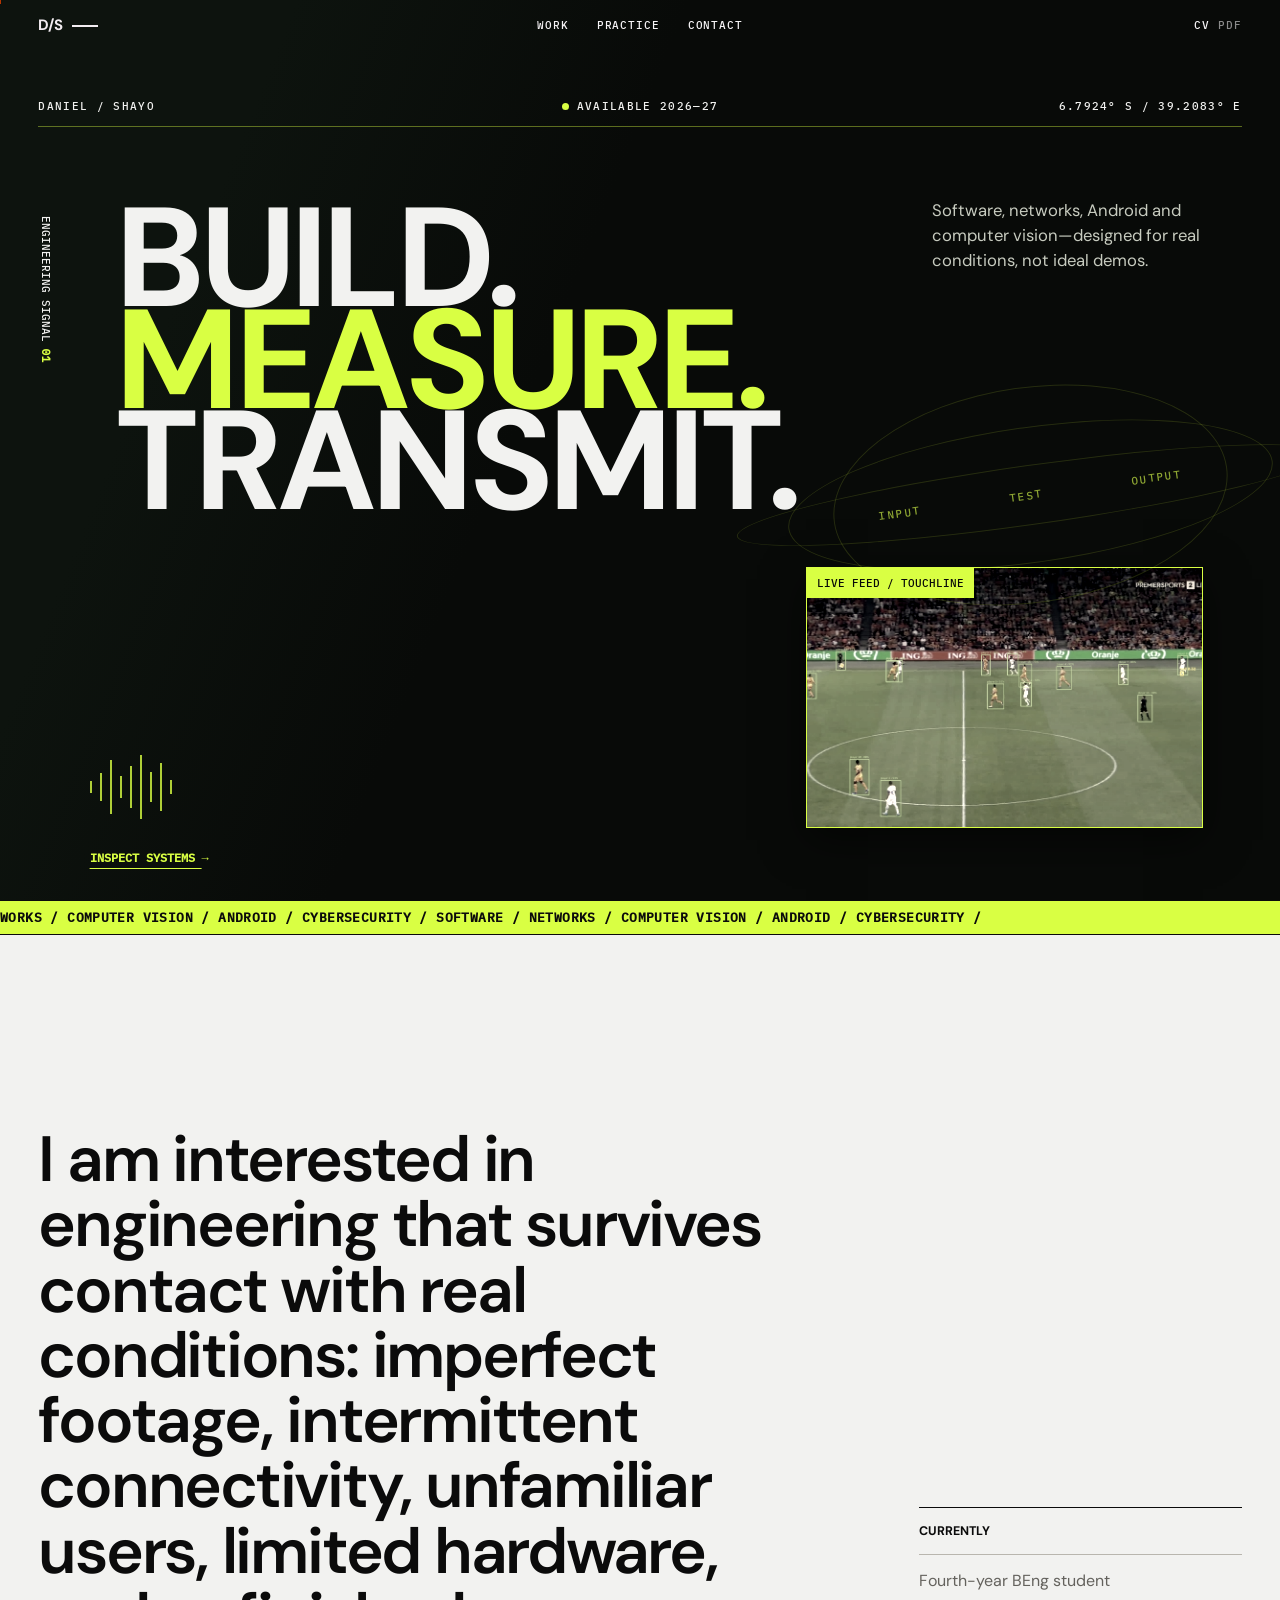
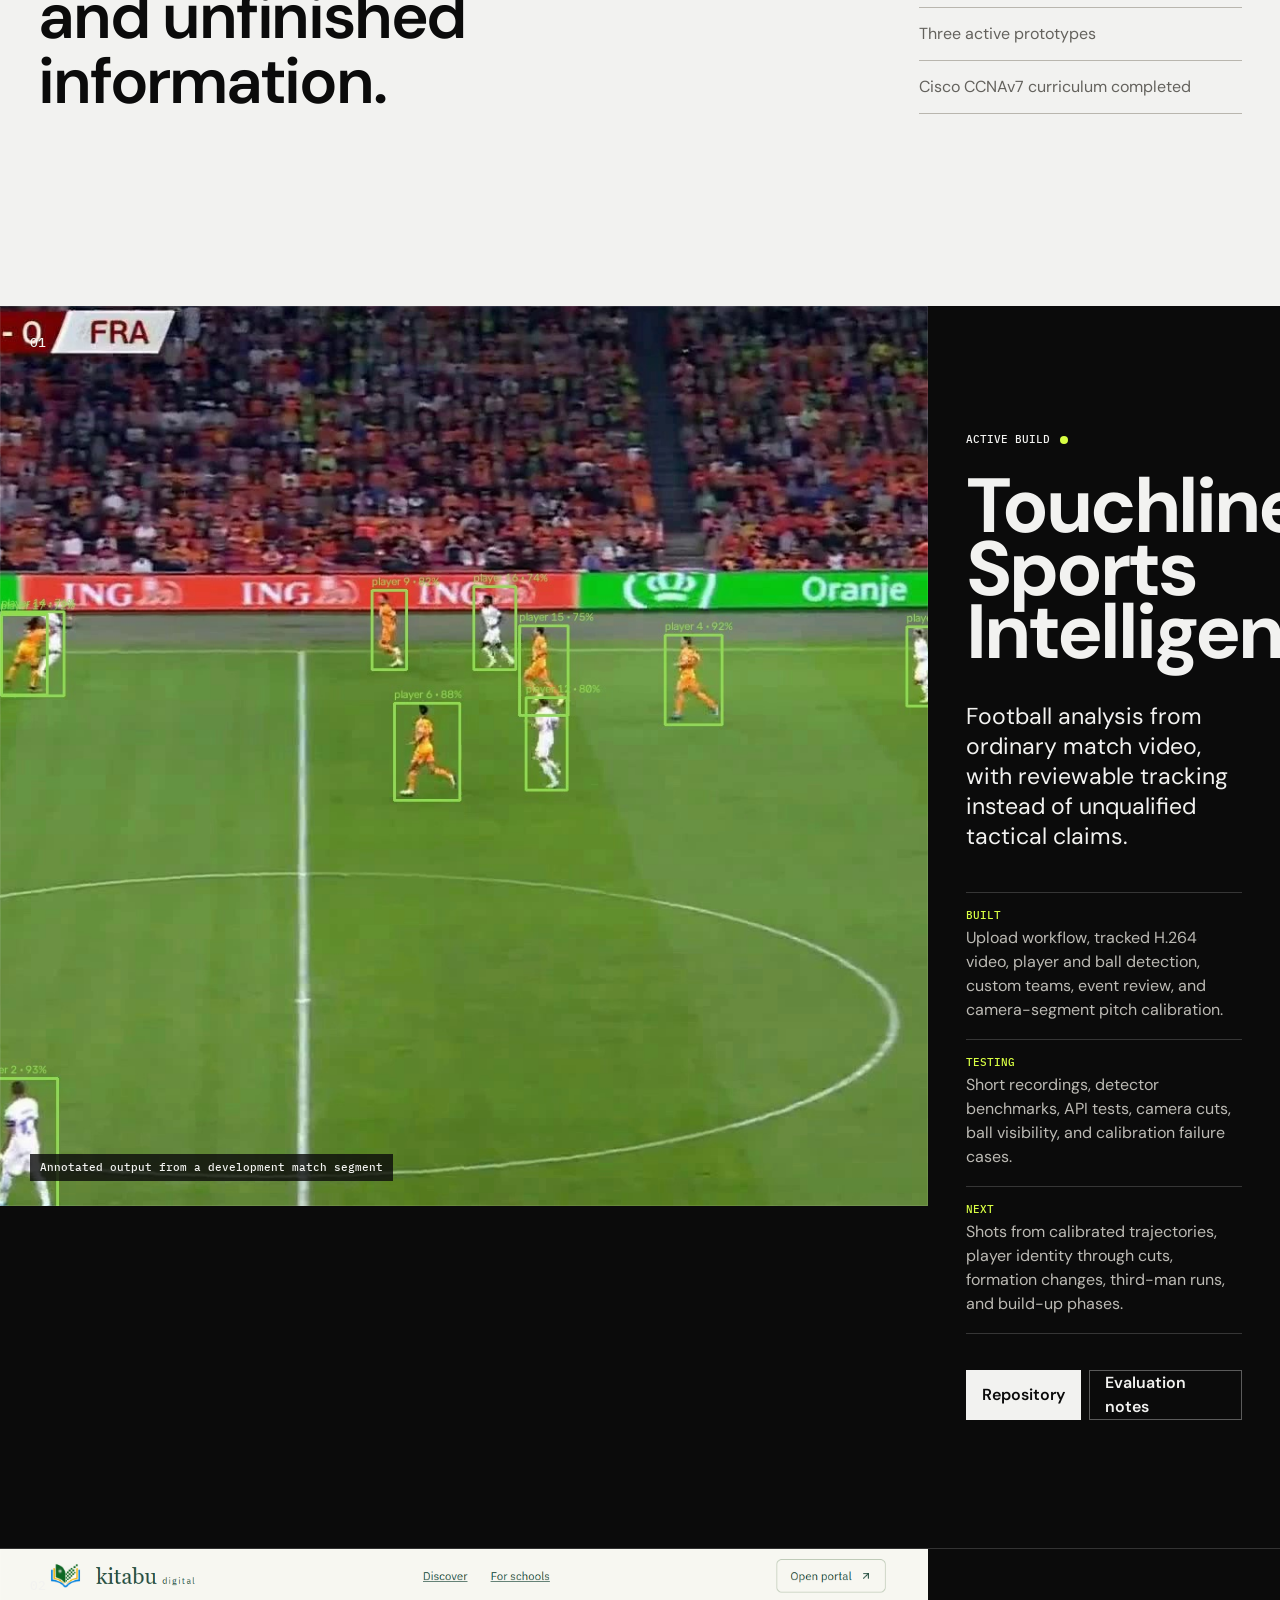
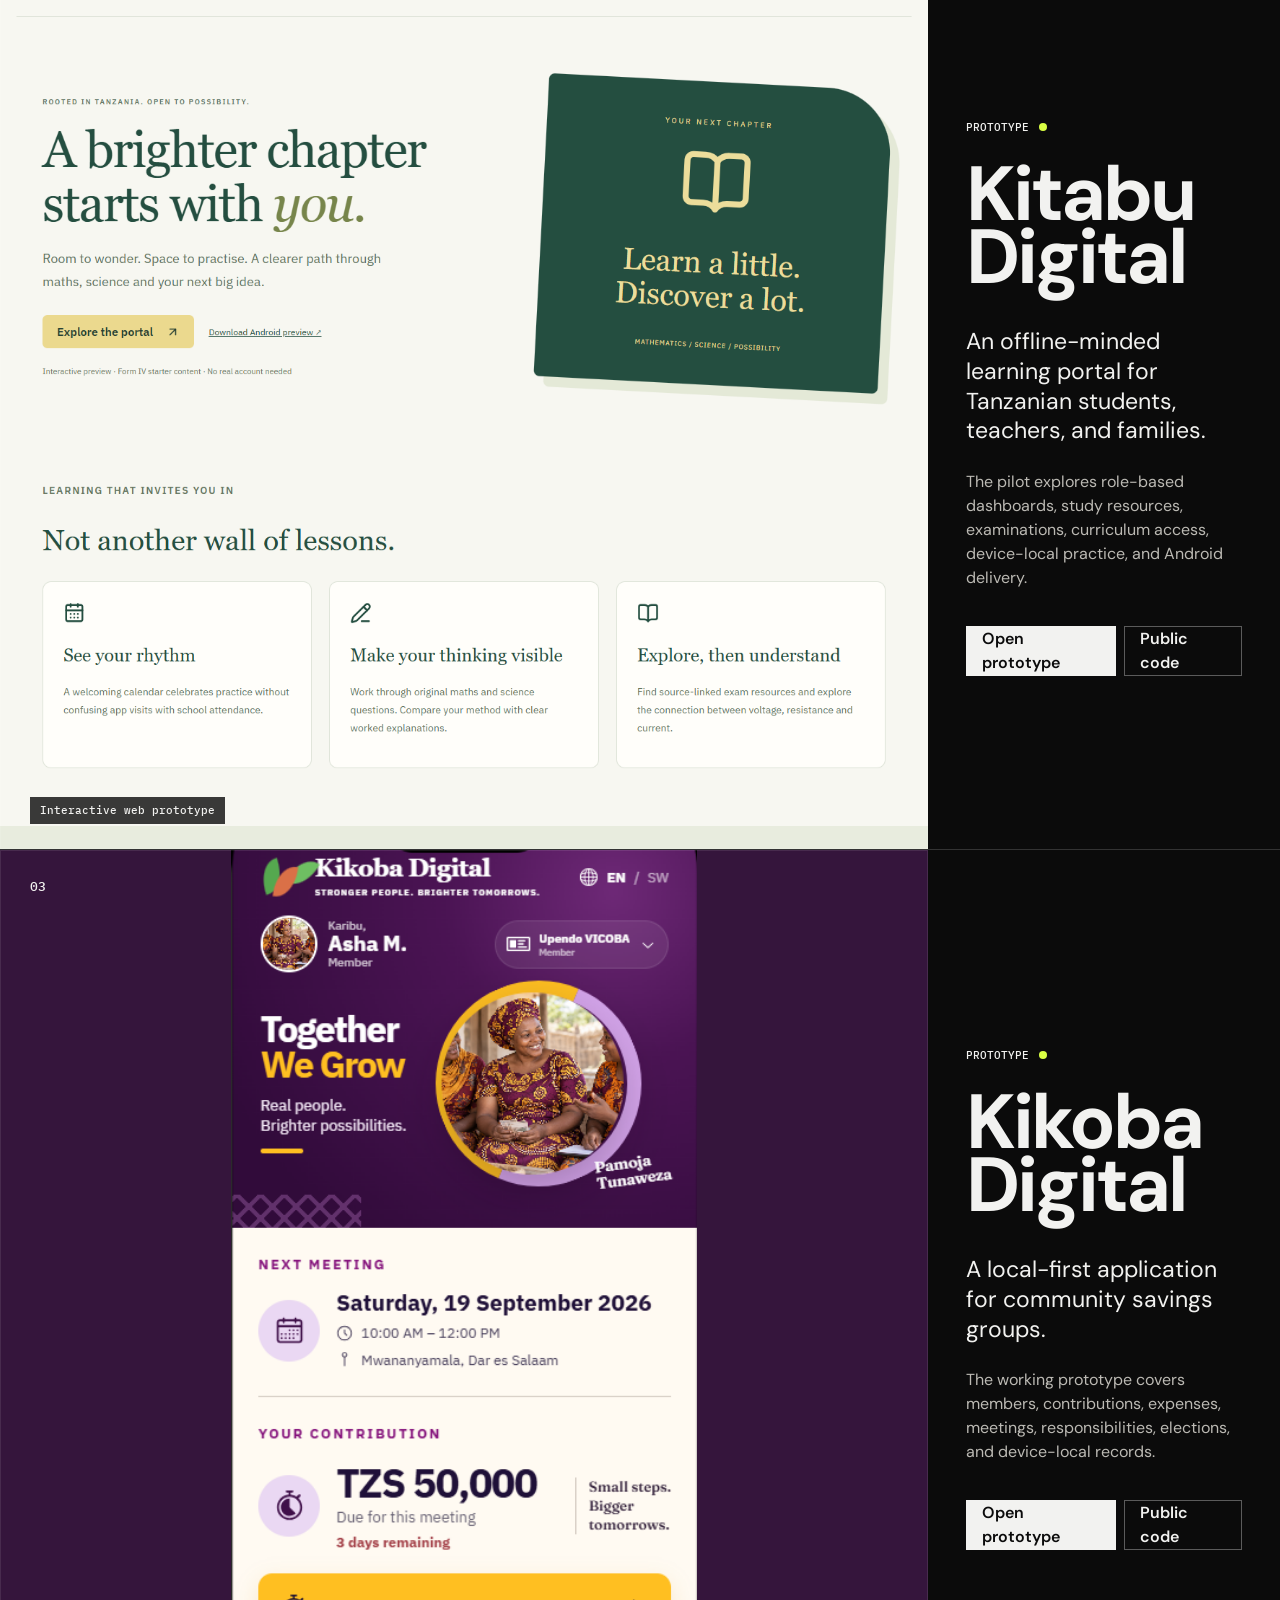
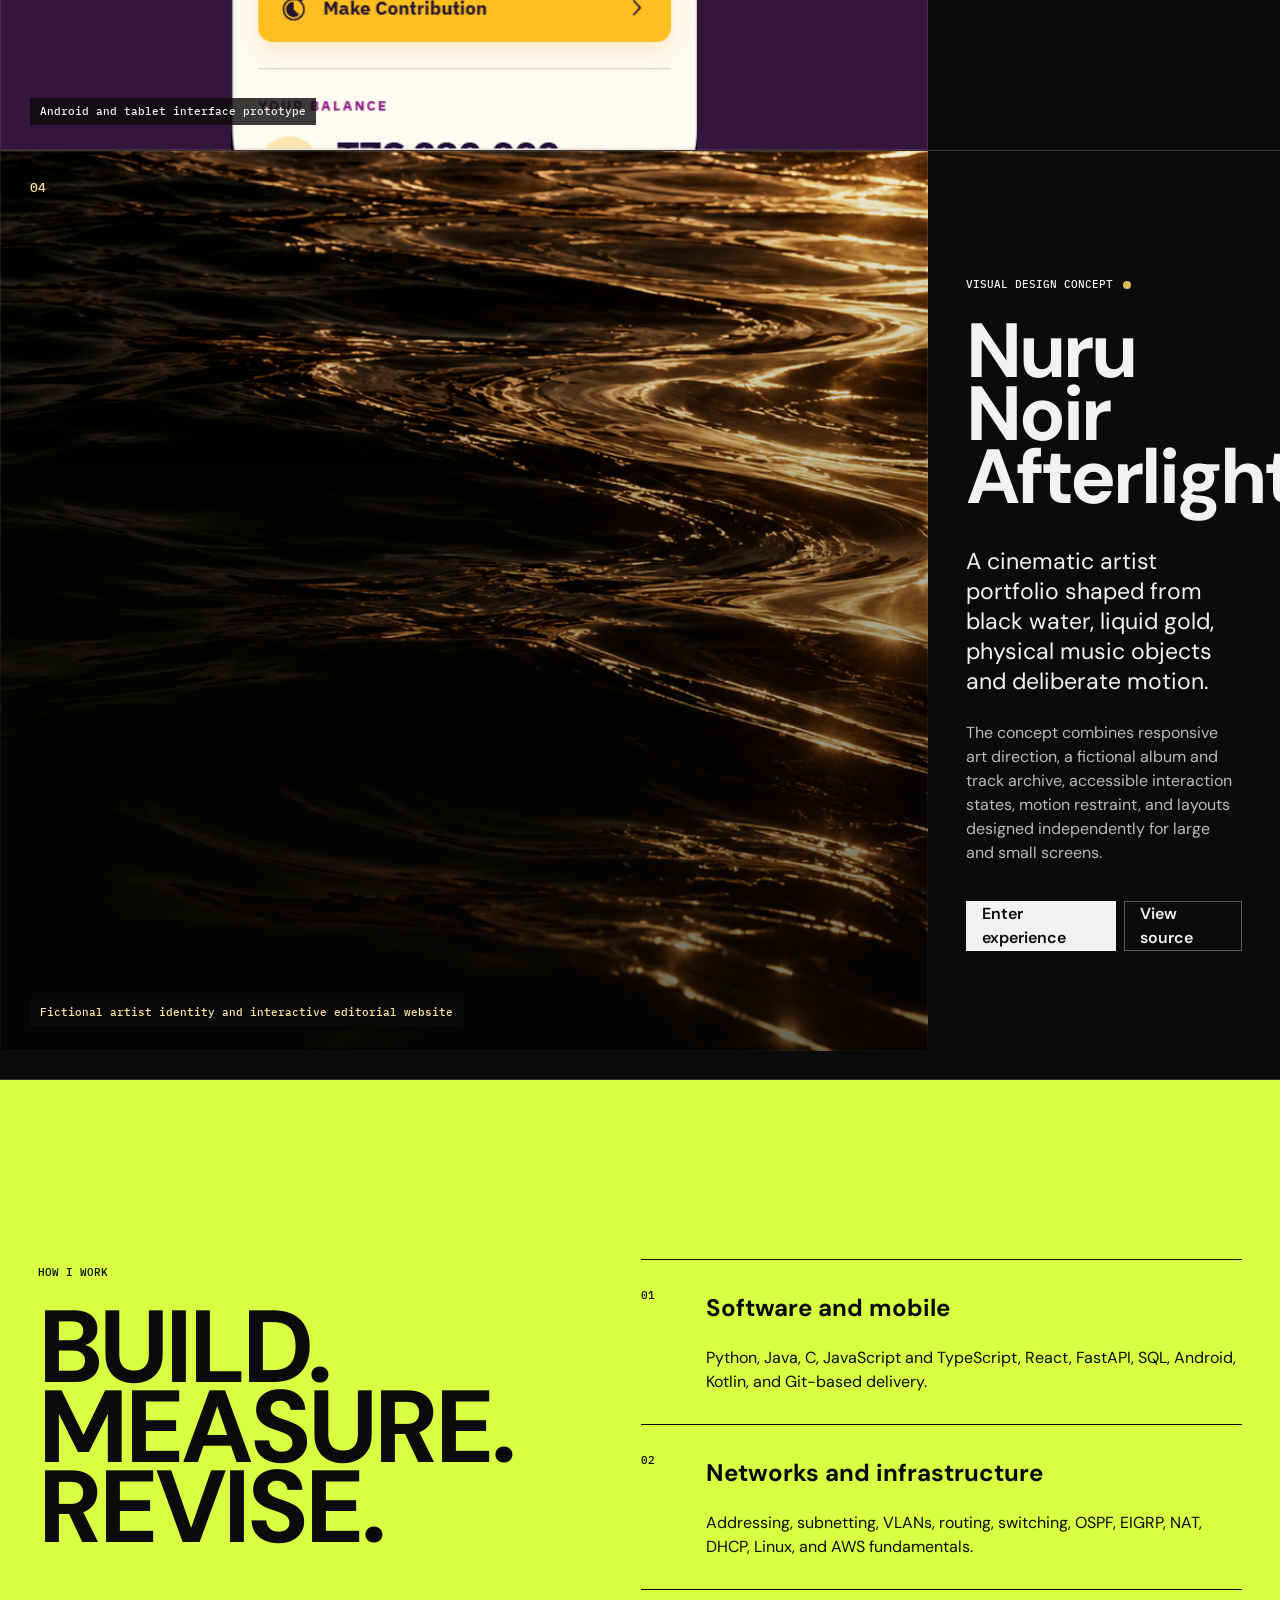
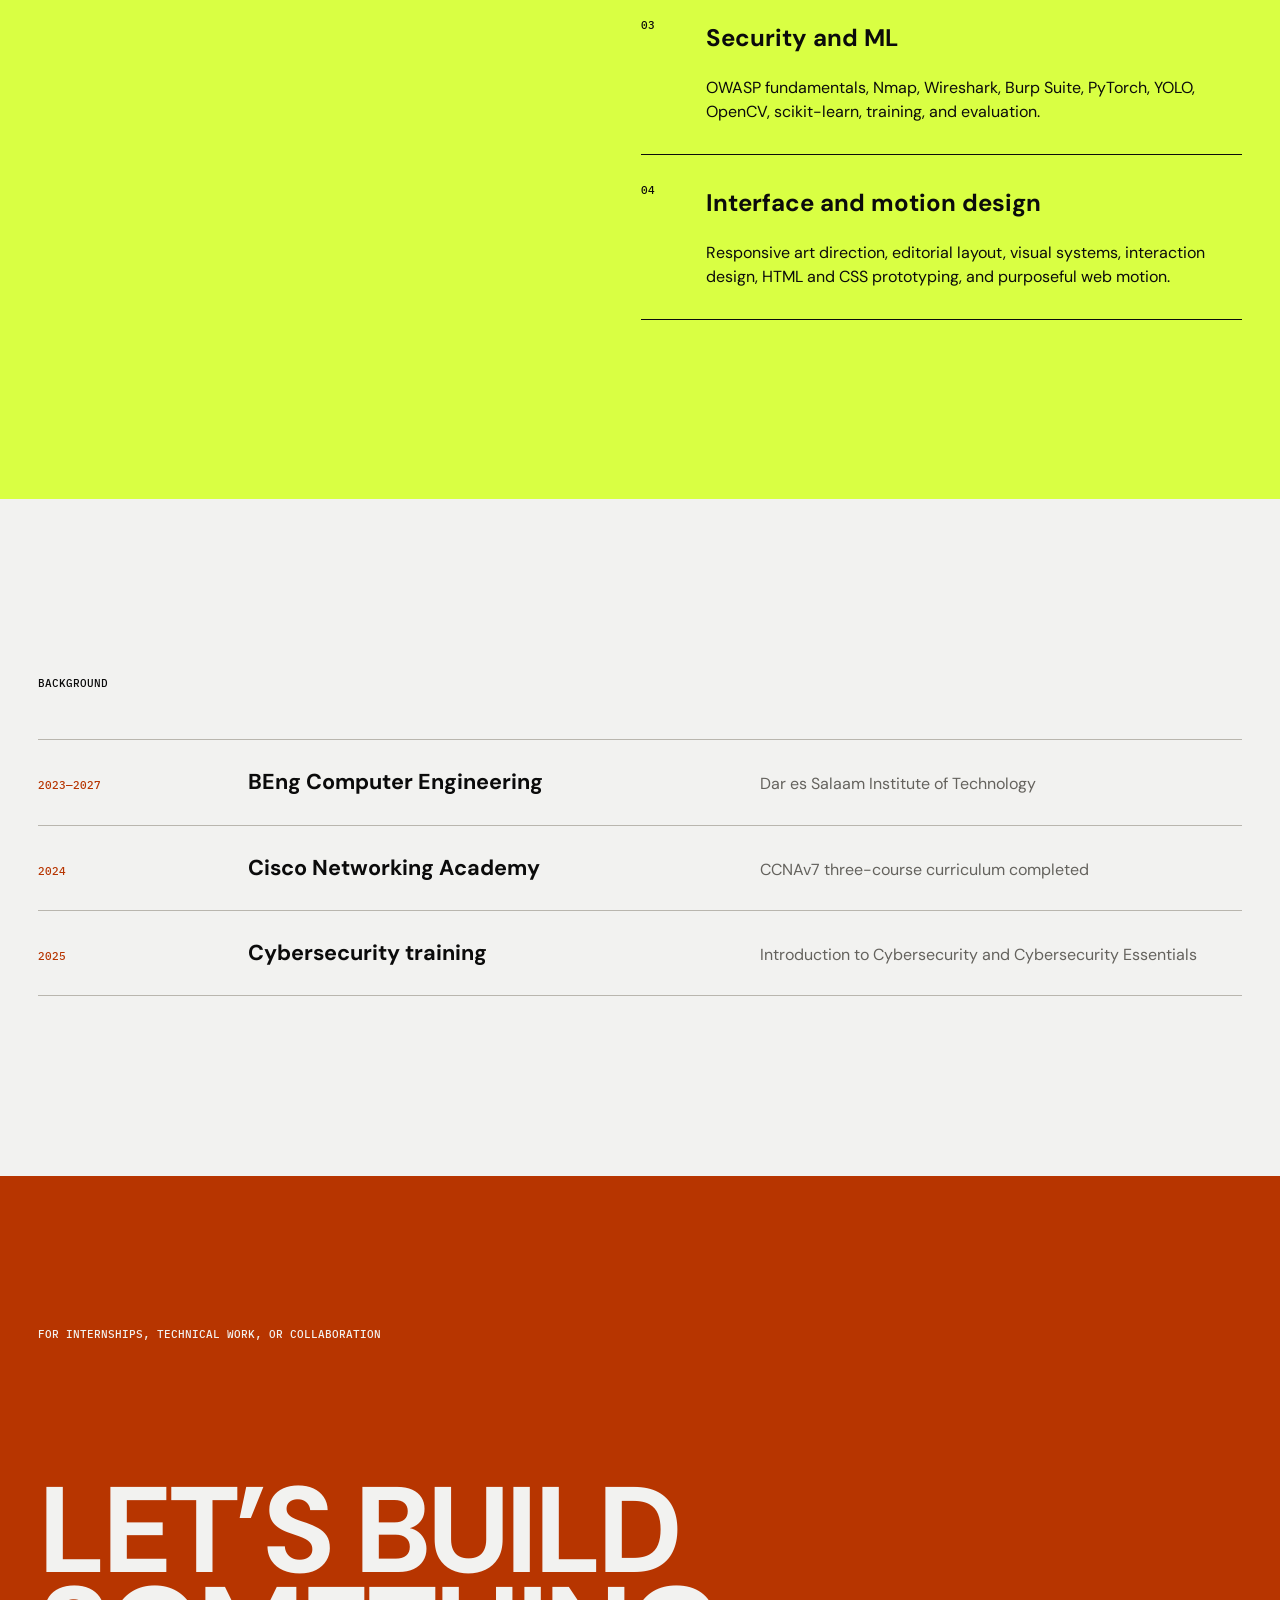
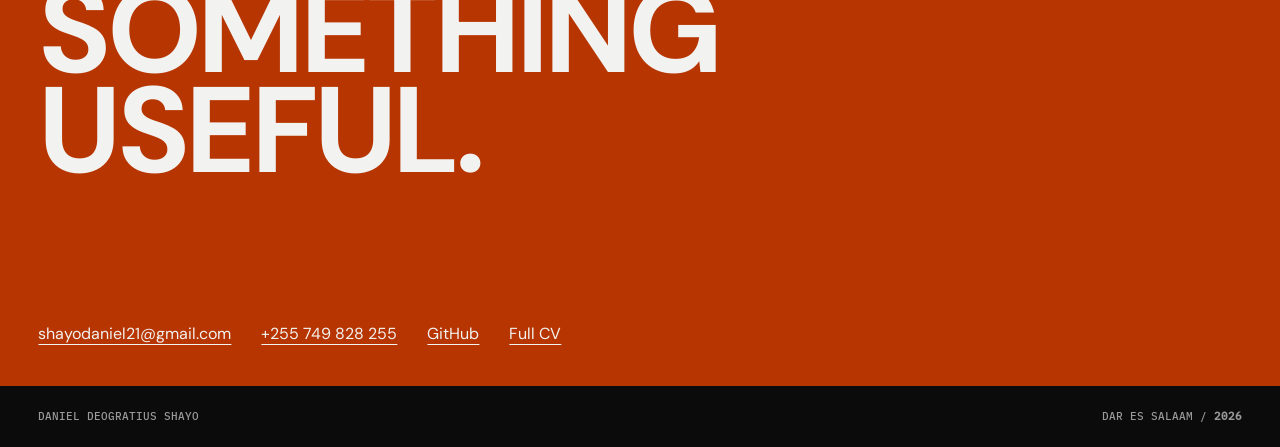
<file: index.html>
<!doctype html><html lang="en"><head><meta charset="utf-8"><meta name="viewport" content="width=device-width,initial-scale=1"><meta name="description" content="Engineering and interface design portfolio of Daniel Deogratius Shayo, built in Dar es Salaam."><meta name="theme-color" content="#080a08"><meta property="og:title" content="Daniel Shayo — Computer Engineer and Interface Designer"><meta property="og:image" content="https://dannieldeogratias.github.io/assets/touchline-tracking.jpg"><title>Daniel Shayo — Engineer and Interface Designer</title><link rel="icon" href="data:image/svg+xml,%3Csvg xmlns='http://www.w3.org/2000/svg' viewBox='0 0 32 32'%3E%3Crect width='32' height='32' fill='%230b0b0b'/%3E%3Ctext x='4' y='22' fill='%23f1efe8' font-family='Arial' font-weight='700' font-size='16'%3EDS%3C/text%3E%3C/svg%3E"><link rel="stylesheet" href="styles.css?v=20261011-afterlight"></head>
<body><a class="skip" href="#projects">Skip to projects</a><div class="progress" aria-hidden="true"></div>
<header><a class="mark" href="#top" aria-label="Daniel Shayo home">D/S</a><nav aria-label="Primary"><a href="#projects">Work</a><a href="#practice">Practice</a><a href="#contact">Contact</a></nav><a class="cv-link" href="assets/Daniel-Shayo-CV.pdf" download>CV <span>PDF</span></a></header>
<main id="top">
  <section class="concept-hero signal-hero">
    <div class="signal-top"><span>DANIEL / SHAYO</span><span class="live-dot">AVAILABLE 2026—27</span><span>6.7924° S / 39.2083° E</span></div>
    <div class="signal-index">ENGINEERING SIGNAL <b>01</b></div>
    <h1>BUILD.<br><span>MEASURE.</span><br>TRANSMIT.</h1><div class="type-scan" aria-hidden="true"></div>
    <p class="concept-intro">Software, networks, Android and computer vision—designed for real conditions, not ideal demos.</p>
    <a class="concept-visual" href="https://github.com/dannieldeogratias/touchline-sports-intelligence"><img src="assets/touchline-tracking.jpg" alt="Touchline football tracking experiment"><span>LIVE FEED / TOUCHLINE</span></a>
    <div class="signal-wave" aria-hidden="true"><i></i><i></i><i></i><i></i><i></i><i></i><i></i><i></i><i></i></div>
    <div class="signal-field" aria-hidden="true"><span>INPUT</span><span>TEST</span><span>OUTPUT</span></div>
    <a class="concept-cta" href="#projects">Inspect systems <b>→</b></a>
  </section>

  <div class="ticker" aria-hidden="true"><div>SOFTWARE / NETWORKS / COMPUTER VISION / ANDROID / CYBERSECURITY / SOFTWARE / NETWORKS / COMPUTER VISION / ANDROID / CYBERSECURITY /</div></div>

  <section class="statement"><p>I am interested in engineering that survives contact with real conditions: imperfect footage, intermittent connectivity, unfamiliar users, limited hardware, and unfinished information.</p><aside><b>Currently</b><span>Fourth-year BEng student</span><span>Three active prototypes</span><span>Cisco CCNAv7 curriculum completed</span></aside></section>

  <section class="projects" id="projects">
    <article class="project project-touchline" data-project="01"><div class="project-stage"><img src="assets/touchline-tracking.jpg" alt="Touchline annotated football footage with player detections"><div class="stage-number">01</div><div class="stage-caption">Annotated output from a development match segment</div></div><div class="project-copy"><p class="project-state">Active build <i></i></p><h2>Touchline<br>Sports Intelligence</h2><p class="lead">Football analysis from ordinary match video, with reviewable tracking instead of unqualified tactical claims.</p><dl><div><dt>Built</dt><dd>Upload workflow, tracked H.264 video, player and ball detection, custom teams, event review, and camera-segment pitch calibration.</dd></div><div><dt>Testing</dt><dd>Short recordings, detector benchmarks, API tests, camera cuts, ball visibility, and calibration failure cases.</dd></div><div><dt>Next</dt><dd>Shots from calibrated trajectories, player identity through cuts, formation changes, third-man runs, and build-up phases.</dd></div></dl><div class="project-links"><a href="https://github.com/dannieldeogratias/touchline-sports-intelligence">Repository</a><a href="https://github.com/dannieldeogratias/touchline-sports-intelligence/blob/main/docs/VISION_BASELINE.md">Evaluation notes</a></div></div></article>
    <article class="project project-kitabu" data-project="02"><div class="project-stage"><img src="assets/kitabu-preview.png" alt="Kitabu Digital learning portal"><div class="stage-number">02</div><div class="stage-caption">Interactive web prototype</div></div><div class="project-copy"><p class="project-state">Prototype <i></i></p><h2>Kitabu<br>Digital</h2><p class="lead">An offline-minded learning portal for Tanzanian students, teachers, and families.</p><p>The pilot explores role-based dashboards, study resources, examinations, curriculum access, device-local practice, and Android delivery.</p><div class="project-links"><a href="https://dannieldeogratias.github.io/kitabu-digital-demo/">Open prototype</a><a href="https://github.com/dannieldeogratias/kitabu-digital-demo">Public code</a></div></div></article>
    <article class="project project-kikoba" data-project="03"><div class="project-stage"><img src="assets/kikoba-preview.png" alt="Kikoba Digital community savings application"><div class="stage-number">03</div><div class="stage-caption">Android and tablet interface prototype</div></div><div class="project-copy"><p class="project-state">Prototype <i></i></p><h2>Kikoba<br>Digital</h2><p class="lead">A local-first application for community savings groups.</p><p>The working prototype covers members, contributions, expenses, meetings, responsibilities, elections, and device-local records.</p><div class="project-links"><a href="https://dannieldeogratias.github.io/kikoba-digital-demo/">Open prototype</a><a href="https://github.com/dannieldeogratias/kikoba-digital-demo">Public code</a></div></div></article>
    <article class="project project-afterlight" data-project="04"><div class="project-stage"><img src="artist-concept/assets/liquid-gold-water.png" alt="Liquid gold reflections on black water for the Nuru Noir artist concept"><div class="stage-number">04</div><div class="stage-caption">Fictional artist identity and interactive editorial website</div></div><div class="project-copy"><p class="project-state">Visual design concept <i></i></p><h2>Nuru Noir<br>Afterlight</h2><p class="lead">A cinematic artist portfolio shaped from black water, liquid gold, physical music objects and deliberate motion.</p><p>The concept combines responsive art direction, a fictional album and track archive, accessible interaction states, motion restraint, and layouts designed independently for large and small screens.</p><div class="project-links"><a href="artist-concept/">Enter experience</a><a href="https://github.com/dannieldeogratias/dannieldeogratias.github.io">View source</a></div></div></article>
  </section>

  <section class="practice" id="practice"><div class="practice-title"><span>How I work</span><h2>BUILD.<br>MEASURE.<br>REVISE.</h2></div><div class="practice-list"><article><span>01</span><h3>Software and mobile</h3><p>Python, Java, C, JavaScript and TypeScript, React, FastAPI, SQL, Android, Kotlin, and Git-based delivery.</p></article><article><span>02</span><h3>Networks and infrastructure</h3><p>Addressing, subnetting, VLANs, routing, switching, OSPF, EIGRP, NAT, DHCP, Linux, and AWS fundamentals.</p></article><article><span>03</span><h3>Security and ML</h3><p>OWASP fundamentals, Nmap, Wireshark, Burp Suite, PyTorch, YOLO, OpenCV, scikit-learn, training, and evaluation.</p></article><article><span>04</span><h3>Interface and motion design</h3><p>Responsive art direction, editorial layout, visual systems, interaction design, HTML and CSS prototyping, and purposeful web motion.</p></article></div></section>

  <section class="background"><p>Background</p><div class="background-row"><time>2023—2027</time><h3>BEng Computer Engineering</h3><span>Dar es Salaam Institute of Technology</span></div><div class="background-row"><time>2024</time><h3>Cisco Networking Academy</h3><span>CCNAv7 three-course curriculum completed</span></div><div class="background-row"><time>2025</time><h3>Cybersecurity training</h3><span>Introduction to Cybersecurity and Cybersecurity Essentials</span></div></section>

  <section class="contact" id="contact"><p>For internships, technical work, or collaboration</p><a href="mailto:shayodaniel21@gmail.com">LET’S BUILD<br>SOMETHING USEFUL.</a><div><a href="mailto:shayodaniel21@gmail.com">shayodaniel21@gmail.com</a><a href="tel:+255749828255">+255 749 828 255</a><a href="https://github.com/dannieldeogratias">GitHub</a><a href="assets/Daniel-Shayo-CV.pdf">Full CV</a></div></section>
</main><footer><span>Daniel Deogratius Shayo</span><span>Dar es Salaam / <b id="year">2026</b></span></footer>
<script src="assets/vendor/gsap.min.js"></script><script src="assets/vendor/ScrollTrigger.min.js"></script><script src="assets/vendor/lenis.min.js"></script><script src="script.js?v=20261011-afterlight"></script></body></html>
</file>
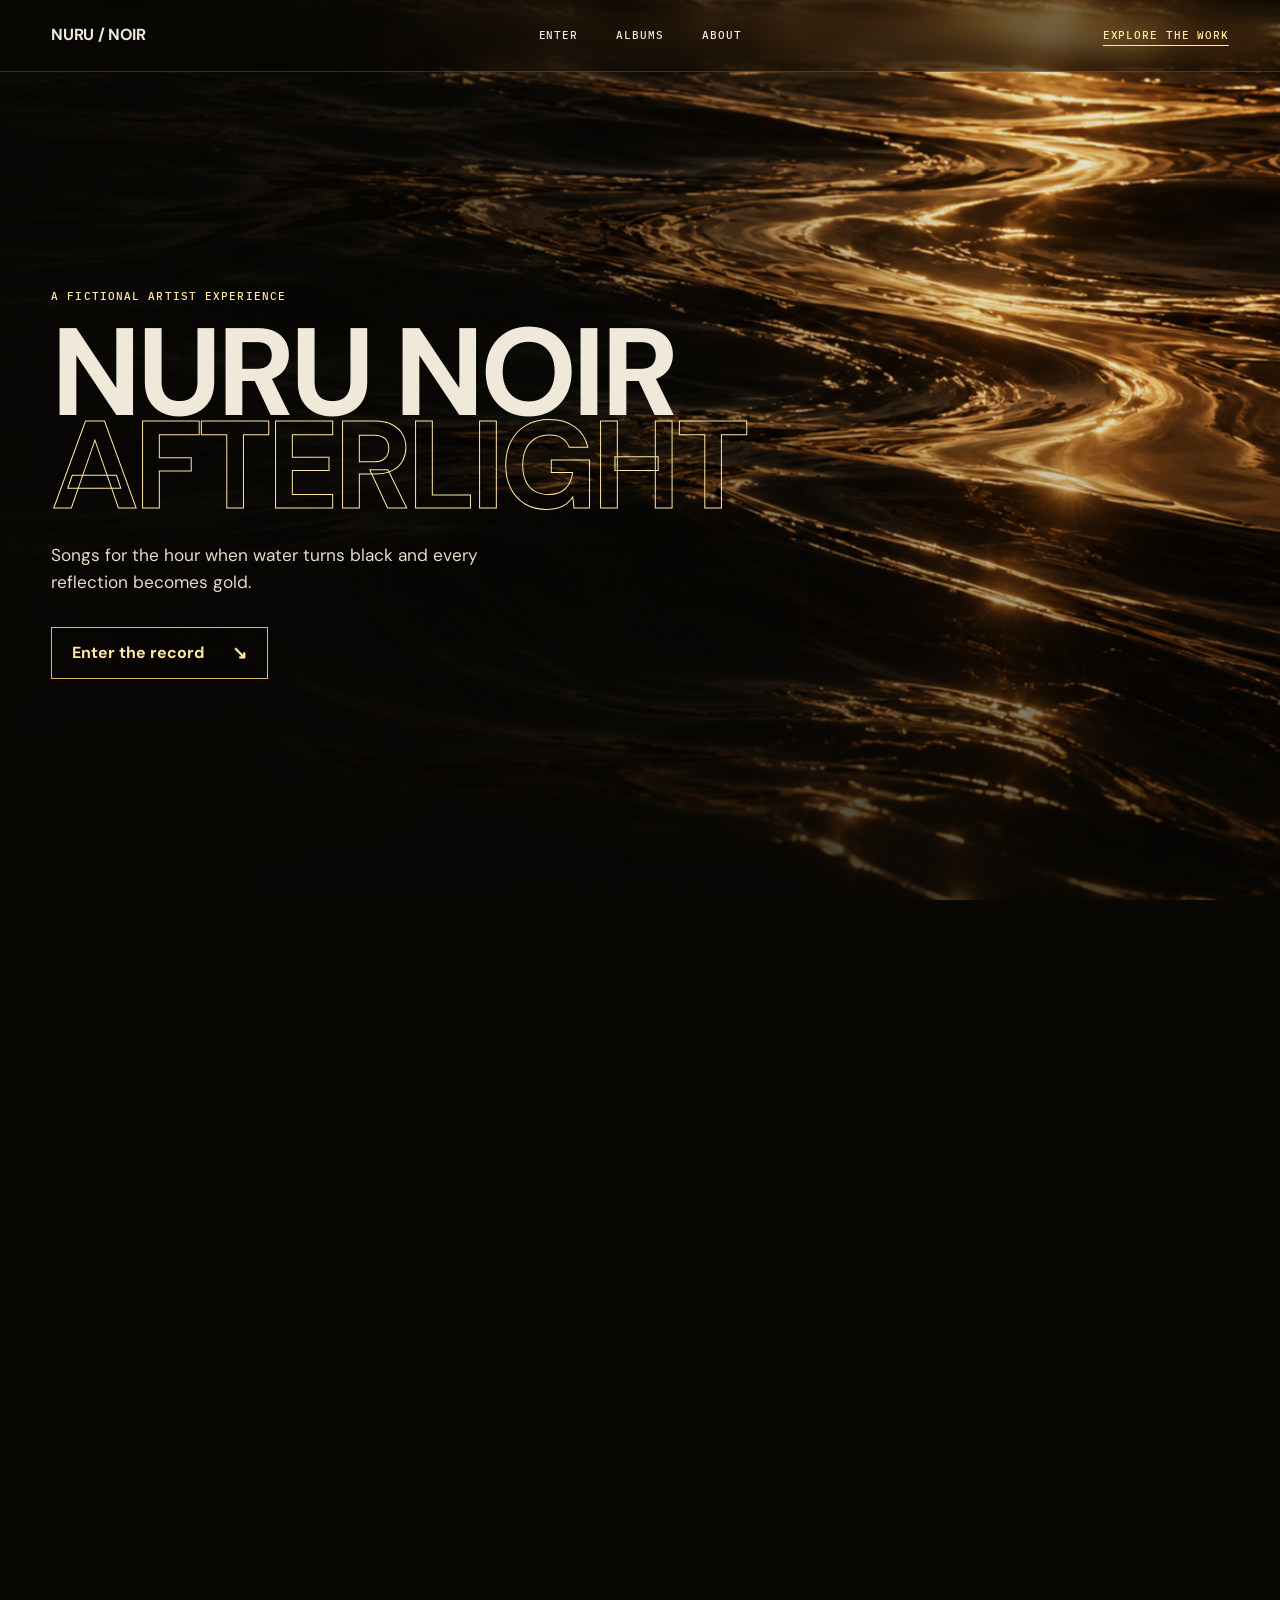
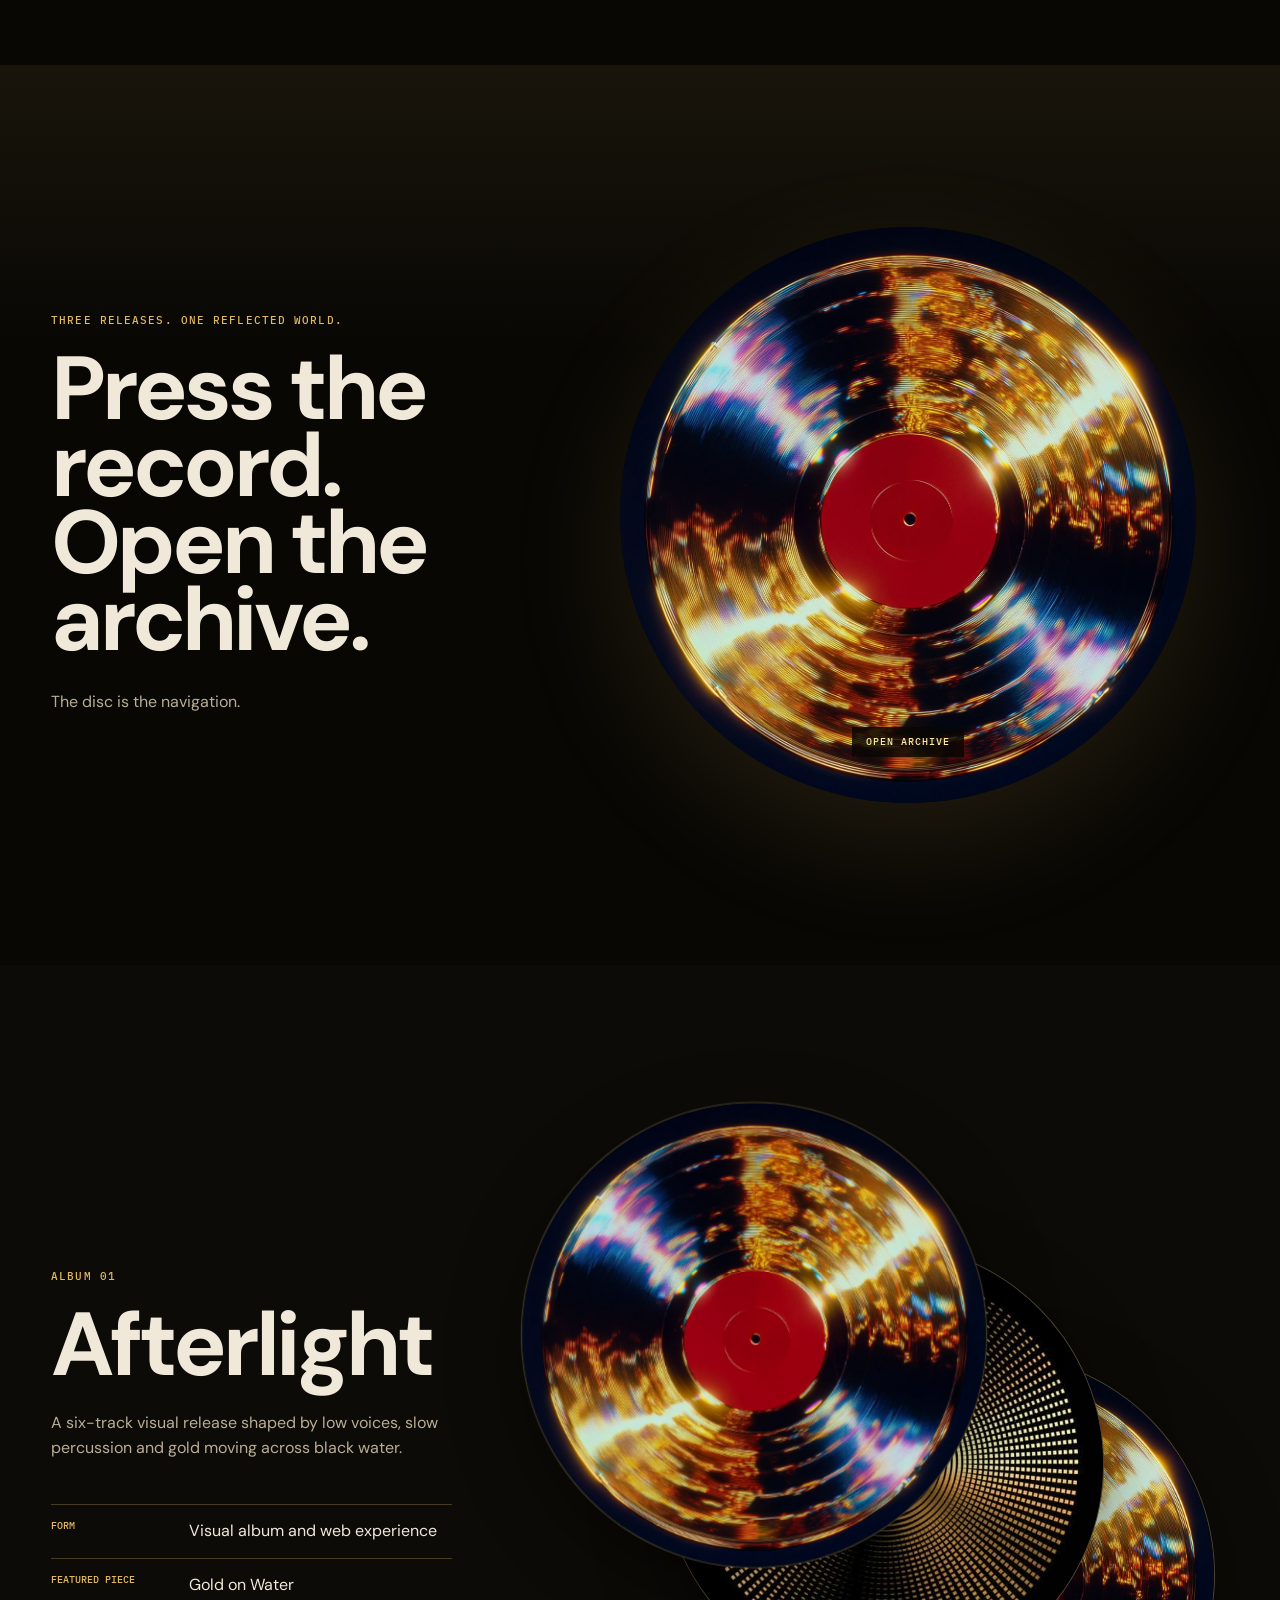
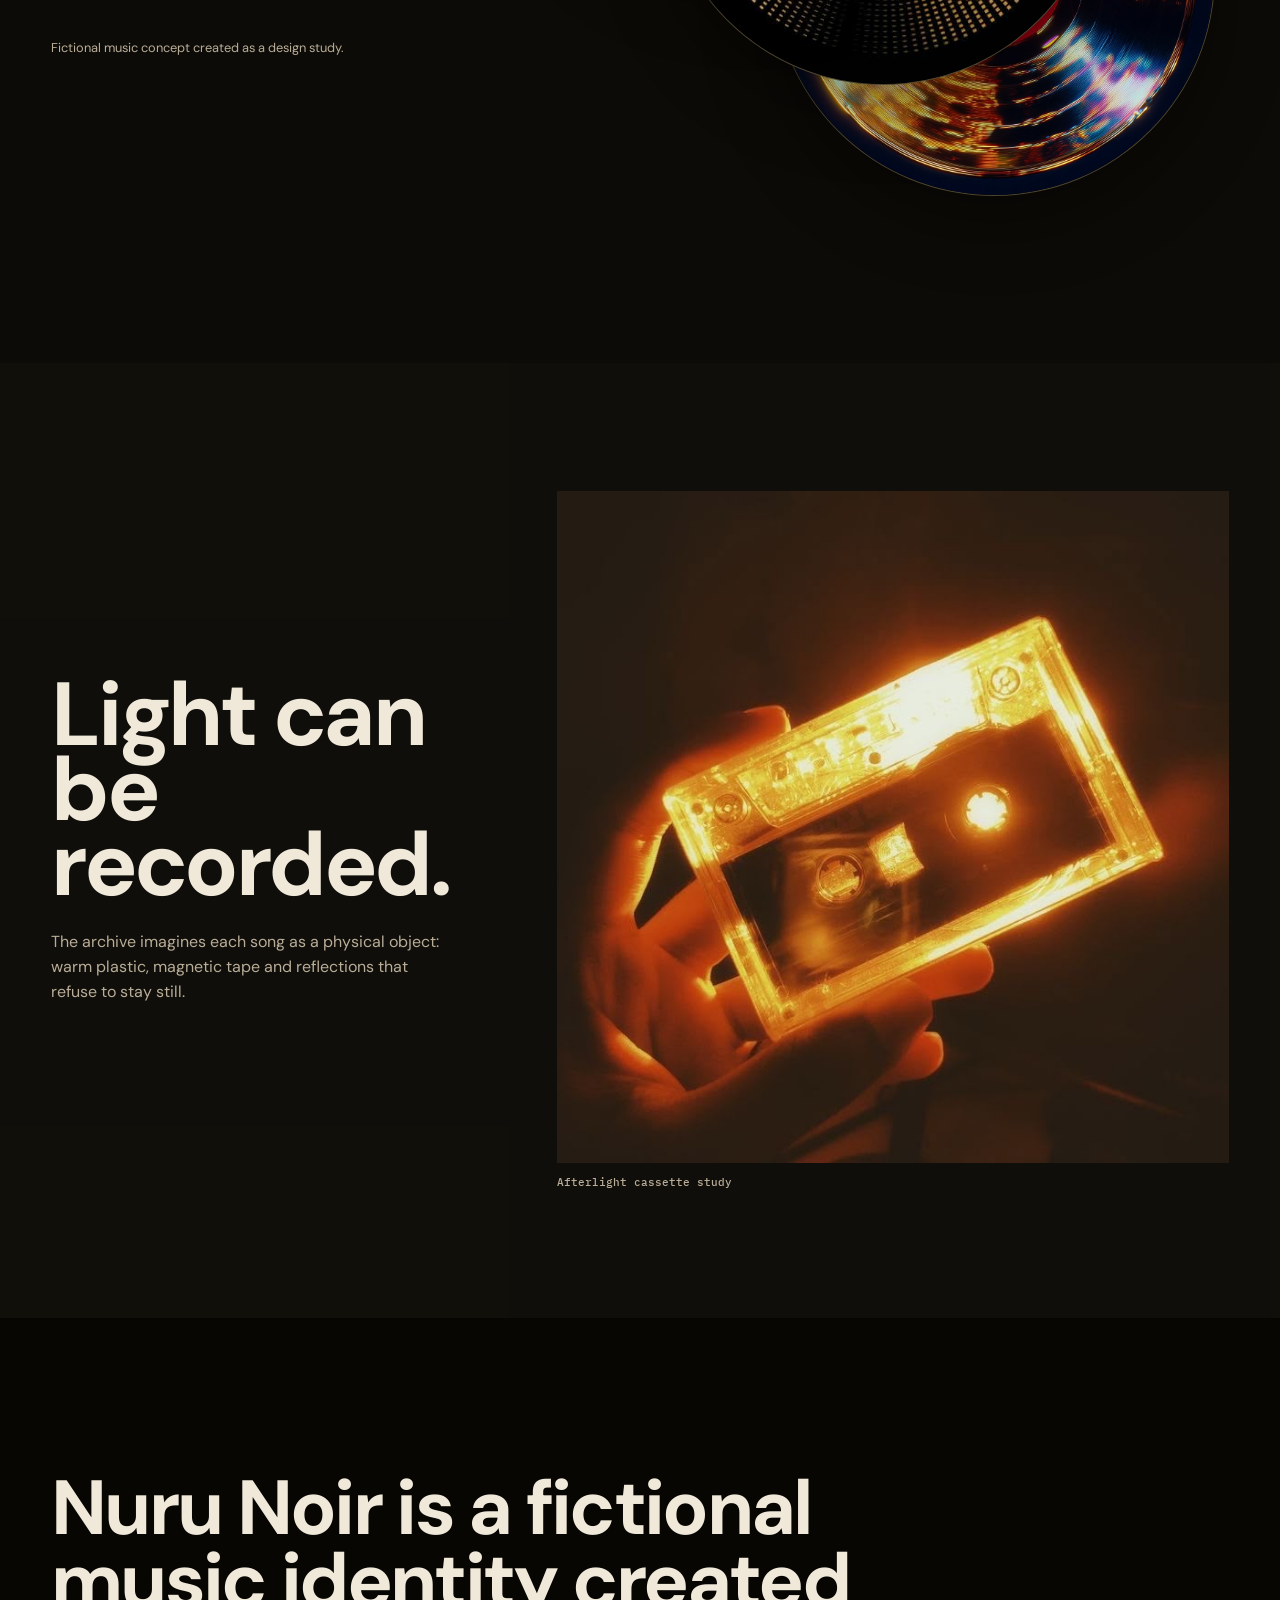
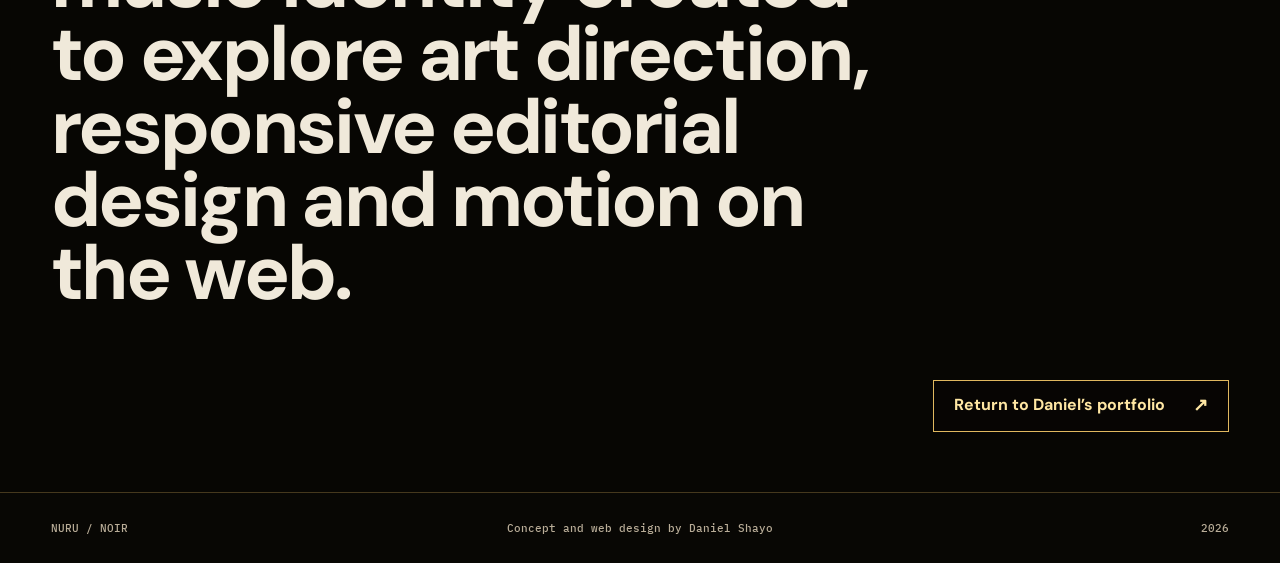
<file: artist-concept/index.html>
<!doctype html>
<html lang="en">
<head>
  <meta charset="utf-8">
  <meta name="viewport" content="width=device-width,initial-scale=1">
  <meta name="theme-color" content="#080704">
  <meta name="description" content="Nuru Noir, a fictional music artist experience and visual design concept by Daniel Shayo.">
  <title>Nuru Noir | Afterlight</title>
  <link rel="stylesheet" href="styles.css?v=4">
</head>
<body>
  <a class="skip-link" href="#record">Skip to the record</a>
  <div class="ambient-water" aria-hidden="true"></div>

  <div class="opening" aria-hidden="true">
    <div class="opening-mark"><span>NURU</span><span>NOIR</span></div>
    <div class="opening-line"></div>
  </div>

  <header class="site-header">
    <a class="wordmark" href="#top" aria-label="Nuru Noir home">NURU / NOIR</a>
    <nav aria-label="Primary navigation">
      <a href="#record">Enter</a>
      <a href="#albums">Albums</a>
      <a href="#about">About</a>
    </nav>
    <a class="listen-link" href="#record">Explore the work</a>
  </header>

  <main id="top">
    <section class="hero" aria-labelledby="hero-title">
      <div class="hero-frame">
        <div class="hero-shade" aria-hidden="true"></div>
        <div class="hero-copy">
          <p class="hero-label">A fictional artist experience</p>
          <h1 id="hero-title"><span>NURU NOIR</span><span>AFTERLIGHT</span></h1>
          <p class="hero-intro">Songs for the hour when water turns black and every reflection becomes gold.</p>
          <a class="primary-action" href="#record"><span>Enter the record</span><b aria-hidden="true">↘</b></a>
        </div>
        <div class="water-lines" aria-hidden="true"><i></i><i></i><i></i></div>
      </div>
    </section>

    <section class="disc-gateway" id="record" aria-labelledby="gateway-title">
      <div class="gateway-copy reveal">
        <p>Three releases. One reflected world.</p>
        <h2 id="gateway-title">Press the record.<br>Open the archive.</h2>
        <span>The disc is the navigation.</span>
      </div>
      <button class="gateway-disc reveal" type="button" aria-label="Open the Nuru Noir album archive">
        <img src="assets/gold-vinyl.jpg" alt="">
        <span>Open archive</span>
      </button>
    </section>

    <section class="album-section" id="albums" aria-labelledby="album-title">
      <div class="album-copy reveal" aria-live="polite">
        <p class="album-count">Album 01</p>
        <h2 id="album-title">Afterlight</h2>
        <p id="album-description">A six-track visual release shaped by low voices, slow percussion and gold moving across black water.</p>
        <dl>
          <div><dt>Form</dt><dd id="album-form">Visual album and web experience</dd></div>
          <div><dt>Featured piece</dt><dd id="album-track">Gold on Water</dd></div>
        </dl>
        <p class="fiction-note">Fictional music concept created as a design study.</p>
      </div>
      <div class="album-stack reveal" role="group" aria-label="Choose an album project">
        <button class="album-disc album-disc-one is-active" type="button" data-album="afterlight" aria-controls="album-title" aria-pressed="true"><img src="assets/gold-vinyl.jpg" alt="Afterlight reflective gold disc"><span>Afterlight</span></button>
        <button class="album-disc album-disc-two" type="button" data-album="black-current" aria-controls="album-title" aria-pressed="false"><img src="assets/gold-disc.jpg" alt="Black Current concentric gold disc"><span>Black Current</span></button>
        <button class="album-disc album-disc-three" type="button" data-album="amber-static" aria-controls="album-title" aria-pressed="false"><img src="assets/gold-vinyl.jpg" alt="Amber Static gold disc"><span>Amber Static</span></button>
      </div>
    </section>

    <section class="cassette-section reveal" id="visuals">
      <div class="cassette-copy">
        <h2>Light can be recorded.</h2>
        <p>The archive imagines each song as a physical object: warm plastic, magnetic tape and reflections that refuse to stay still.</p>
      </div>
      <figure class="cassette-image">
        <img src="assets/gold-cassette.jpg" alt="Hand holding a glowing gold cassette">
        <figcaption>Afterlight cassette study</figcaption>
      </figure>
    </section>

    <section class="about" id="about">
      <p class="reveal">Nuru Noir is a fictional music identity created to explore art direction, responsive editorial design and motion on the web.</p>
      <a class="primary-action reveal" href="../#projects"><span>Return to Daniel’s portfolio</span><b aria-hidden="true">↗</b></a>
    </section>
  </main>

  <footer><span>NURU / NOIR</span><span>Concept and web design by Daniel Shayo</span><span>2026</span></footer>
  <script src="script.js?v=4"></script>
</body>
</html>
</file>
<file: styles.css>
@font-face{font-family:DM;src:url(assets/fonts/dm-sans-400.woff2) format('woff2');font-weight:400;font-display:swap}@font-face{font-family:DM;src:url(assets/fonts/dm-sans-600.woff2) format('woff2');font-weight:600;font-display:swap}@font-face{font-family:DM;src:url(assets/fonts/dm-sans-700.woff2) format('woff2');font-weight:700;font-display:swap}@font-face{font-family:Mono;src:url(assets/fonts/ibm-plex-mono-500.woff2) format('woff2');font-weight:500;font-display:swap}
:root{--paper:#f2f2f0;--ink:#0b0b0b;--muted:#64625d;--line:#b9b6ae;--hot:#b73500;--acid:#d9ff43;--pad:clamp(20px,3vw,48px)}*{box-sizing:border-box}html{scroll-behavior:auto;overflow-x:hidden}body{margin:0;background:var(--paper);color:var(--ink);font:400 16px/1.5 DM,sans-serif;overflow-x:hidden}a{color:inherit}img{display:block;width:100%}::selection{background:var(--hot);color:#fff}:focus-visible{outline:3px solid var(--hot);outline-offset:5px}.skip{position:fixed;z-index:100;top:0;left:20px;transform:translateY(-120%);padding:12px 16px;background:var(--ink);color:#fff}.skip:focus{top:12px;transform:none}.progress{position:fixed;z-index:90;top:0;left:0;width:0;height:4px;background:var(--hot)}
header{position:fixed;z-index:50;top:18px;left:var(--pad);right:var(--pad);display:grid;grid-template-columns:1fr auto 1fr;align-items:center;mix-blend-mode:difference;color:#fff;pointer-events:none}header a{pointer-events:auto;text-decoration:none}.mark{font:700 15px/1 DM,sans-serif}.mark::after{content:'';display:inline-block;width:26px;height:2px;margin-left:9px;background:currentColor;vertical-align:middle}nav{display:flex;gap:28px}nav a,.cv-link{font:500 11px/1 Mono,monospace;text-transform:uppercase;letter-spacing:.08em}.cv-link{justify-self:end}.cv-link span{opacity:.55}
.hero{position:relative;min-height:100svh;overflow:hidden;padding:clamp(100px,12vh,150px) var(--pad) 42px}.hero-meta{display:flex;justify-content:space-between;width:min(620px,45vw);font:500 11px/1.5 Mono,monospace;text-transform:uppercase}.hero-meta p{margin:0}.available{display:flex;gap:10px}.available i,.project-state i{width:8px;height:8px;margin-top:4px;border-radius:50%;background:var(--hot)}h1{position:relative;z-index:2;margin:clamp(80px,13vh,150px) 0 0;font-size:clamp(4.5rem,12.2vw,11rem);font-weight:700;line-height:.76;letter-spacing:-.04em}.line{display:block;overflow:hidden}.line b{display:block}.line.offset{padding-left:11vw;color:var(--hot)}.hero-intro{position:absolute;z-index:3;right:var(--pad);top:clamp(100px,13vh,160px);width:min(320px,27vw);margin:0;font-size:clamp(1rem,1.4vw,1.25rem)}.hero-window{position:absolute;right:12vw;bottom:6vh;z-index:1;width:min(460px,36vw);height:min(310px,29vh);overflow:hidden;background:#090909;color:#fff;text-decoration:none;clip-path:inset(0 0 0 0)}.hero-window img{height:100%;object-fit:cover}.hero-window span{position:absolute;left:12px;bottom:10px;padding:7px 9px;background:#0b0b0bcc;font:500 11px/1 Mono,monospace}.scroll-cue{position:absolute;bottom:38px;left:var(--pad);display:flex;align-items:center;gap:12px;font:500 11px/1 Mono,monospace;text-transform:uppercase}.scroll-cue span{display:block;width:48px;height:1px;background:var(--ink)}
.ticker{overflow:hidden;border-block:1px solid var(--ink);background:var(--acid);padding:10px 0;white-space:nowrap}.ticker div{width:max-content;padding-inline:12px;font:600 13px/1 Mono,monospace;letter-spacing:.03em}
.statement{display:grid;grid-template-columns:1.4fr .6fr;gap:10vw;padding:clamp(100px,15vw,220px) var(--pad)}.statement>p{max-width:22ch;margin:0;font-size:clamp(2.4rem,5vw,5.6rem);font-weight:600;line-height:1.02;letter-spacing:-.035em}.statement aside{align-self:end;display:grid;border-top:1px solid var(--ink)}.statement aside>*{padding:14px 0;border-bottom:1px solid var(--line)}.statement aside b{font-size:.78rem;text-transform:uppercase}.statement aside span{color:var(--muted)}
.projects{background:var(--ink);color:var(--paper)}.project{display:grid;grid-template-columns:minmax(0,1.45fr) minmax(330px,.55fr);min-height:100svh;border-bottom:1px solid #333}.project-stage{position:sticky;top:0;height:100svh;overflow:hidden;background:#171717}.project-stage::after{content:'';position:absolute;inset:0;box-shadow:inset 0 0 0 1px #ffffff18;pointer-events:none}.project-stage img{height:100%;object-fit:cover;transform:scale(1.06)}.project-kitabu .project-stage img{object-position:top}.project-kikoba .project-stage{background:#35153c}.project-kikoba .project-stage img{object-fit:contain}.stage-number{position:absolute;top:30px;left:30px;font:500 13px/1 Mono,monospace}.stage-caption{position:absolute;bottom:25px;left:30px;padding:8px 10px;background:#0b0b0bcc;font:500 11px/1 Mono,monospace}.project-copy{align-self:center;padding:clamp(80px,10vw,150px) var(--pad)}.project-state{display:flex;gap:10px;align-items:center;margin:0 0 30px;font:500 11px/1 Mono,monospace;text-transform:uppercase}.project-state i{margin:0;background:var(--acid)}.project h2{margin:0;font-size:clamp(3.4rem,6vw,7rem);line-height:.82;letter-spacing:-.04em}.project .lead{margin:38px 0 0;font-size:clamp(1.2rem,1.8vw,1.65rem);line-height:1.3}.project-copy>p:not(.project-state):not(.lead){margin:24px 0;color:#bcbab4}.project dl{margin:40px 0 0}.project dl>div{padding:17px 0;border-top:1px solid #363636}.project dl>div:last-child{border-bottom:1px solid #363636}.project dt{margin-bottom:5px;color:var(--acid);font:500 11px/1 Mono,monospace;text-transform:uppercase}.project dd{margin:0;color:#bcbab4}.project-links{display:flex;gap:8px;margin-top:36px}.project-links a{min-height:46px;display:inline-flex;align-items:center;padding:0 15px;border:1px solid #5b5b5b;font-weight:600;text-decoration:none}.project-links a:first-child{background:var(--paper);color:var(--ink);border-color:var(--paper)}.project-links a:hover{background:var(--hot);border-color:var(--hot);color:#fff}
.practice{display:grid;grid-template-columns:.8fr 1.2fr;gap:10vw;padding:clamp(110px,14vw,200px) var(--pad);background:var(--acid)}.practice-title{position:sticky;top:110px;align-self:start}.practice-title>span,.background>p,.contact>p{font:500 11px/1 Mono,monospace;text-transform:uppercase}.practice h2{margin:25px 0 0;font-size:clamp(4rem,8vw,9rem);line-height:.78;letter-spacing:-.04em}.practice-list article{display:grid;grid-template-columns:45px 1fr;gap:20px;padding:30px 0;border-top:1px solid var(--ink)}.practice-list article:last-child{border-bottom:1px solid var(--ink)}.practice-list span{font:500 11px/1 Mono,monospace}.practice-list h3{margin:0;font-size:1.5rem}.practice-list p{grid-column:2;max-width:55ch;margin:0}
.background{padding:clamp(100px,14vw,200px) var(--pad)}.background>p{margin:0 0 50px}.background-row{display:grid;grid-template-columns:180px 1fr 1fr;gap:30px;align-items:baseline;padding:26px 0;border-top:1px solid var(--line)}.background-row:last-child{border-bottom:1px solid var(--line)}.background time{font:500 11px/1 Mono,monospace;color:var(--hot)}.background h3{margin:0;font-size:1.35rem}.background-row span{color:var(--muted)}
.contact{min-height:90svh;display:flex;flex-direction:column;justify-content:space-between;padding:clamp(100px,12vw,170px) var(--pad) 40px;background:var(--hot);color:var(--paper)}.contact>p{margin:0}.contact>a{max-width:12ch;margin:50px 0;color:var(--paper);font-size:clamp(3.7rem,9.5vw,10rem);font-weight:700;line-height:.82;letter-spacing:-.04em;text-decoration:none}.contact>a:hover{color:var(--acid)}.contact>div{display:flex;flex-wrap:wrap;gap:10px 30px}.contact>div a{color:var(--paper);text-underline-offset:5px}footer{display:flex;justify-content:space-between;padding:25px var(--pad);background:var(--ink);color:#999;font:500 11px/1 Mono,monospace;text-transform:uppercase}
@media(max-width:900px){header{grid-template-columns:1fr auto}header nav{display:none}.hero-meta{width:60vw}.hero-intro{width:32vw}.statement,.practice{grid-template-columns:1fr}.statement aside{margin-top:50px}.practice-title{position:static}.project{grid-template-columns:1fr}.project-stage{position:relative;height:68svh}.project-copy{padding-block:80px}.background-row{grid-template-columns:120px 1fr}.background-row span{grid-column:2}}
@media(max-width:600px){header{top:15px}.hero{min-height:980px;padding-top:90px}.hero-meta{width:100%;padding-right:60px}.hero-meta p:first-child{display:none}h1{margin-top:110px;font-size:clamp(3.6rem,16.5vw,4.1rem);line-height:.82}.line.offset{padding-left:0}.hero-intro{top:440px;left:var(--pad);right:auto;width:calc(100% - var(--pad)*2);font-size:1rem}.hero-window{right:0;bottom:80px;width:88vw;height:300px}.statement>p{font-size:2.35rem}.project-stage{height:55svh}.project-copy{padding:70px var(--pad)}.project h2{font-size:3.7rem}.project-links{display:grid}.project-links a{justify-content:center}.practice h2{font-size:4rem}.background-row{grid-template-columns:1fr;gap:8px}.background-row span{grid-column:auto}.contact{min-height:80svh}.contact>a{font-size:3.5rem}.contact>div{display:grid}footer{display:grid;gap:8px}}
@media(prefers-reduced-motion:reduce){html{scroll-behavior:auto}.project-stage img{transform:none!important}.ticker div{transform:none!important}}@media(prefers-contrast:more){:root{--muted:#383733;--line:#77736a}}

/* Selected direction: Signal Laboratory */
@keyframes signal-type-build{0%,28%{color:transparent;-webkit-text-stroke:1px var(--scan-color)}58%{color:transparent;-webkit-text-stroke:1px var(--scan-color)}100%{color:var(--scan-color);-webkit-text-stroke:0 transparent}}
@keyframes signal-scan-pass{0%{opacity:0;transform:translate3d(0,-2vh,0)}12%{opacity:1}68%{opacity:.9}100%{opacity:0;transform:translate3d(0,42vh,0)}}
.signal-hero{--signal:#d9ff43;--scan-color:#f2f2f0;position:relative;min-height:100svh;overflow:hidden;padding:clamp(92px,11vh,130px) var(--pad) 42px;background:#080a08;color:#f2f2f0}
.signal-hero::before{content:"";position:absolute;inset:0;background:linear-gradient(112deg,#0d130e 0 18%,transparent 42%);pointer-events:none}
.signal-top{position:relative;z-index:2;display:grid;grid-template-columns:1fr auto 1fr;padding-bottom:13px;border-bottom:1px solid #d9ff4366;font:500 11px/1.3 Mono,monospace;letter-spacing:.12em}.signal-top span:last-child{text-align:right}.live-dot::before{content:"";display:inline-block;width:7px;height:7px;margin-right:8px;border-radius:50%;background:var(--signal)}
.signal-index{position:absolute;z-index:2;top:24%;left:var(--pad);font:500 11px/1.3 Mono,monospace;writing-mode:vertical-rl}.signal-index b{color:var(--signal)}
.signal-hero h1{position:relative;z-index:2;margin:clamp(55px,9vh,105px) 0 0 6vw;font-size:clamp(4.8rem,11vw,10.5rem);line-height:.72;letter-spacing:-.04em}.signal-hero h1 span{--scan-color:var(--signal);color:transparent;-webkit-text-stroke:2px var(--signal)}
.signal-hero .concept-intro{position:absolute;z-index:2;right:var(--pad);top:22%;width:min(310px,25vw);margin:0;color:#c7cbbf;font-size:clamp(1rem,1.3vw,1.18rem)}
.signal-hero .concept-visual{position:absolute;right:6vw;bottom:8vh;width:min(410px,31vw);height:29vh;overflow:hidden;border:1px solid var(--signal);color:#080a08;text-decoration:none;box-shadow:0 12px 40px #0008}
.signal-hero .concept-visual img{height:100%;object-fit:cover;filter:saturate(.3) contrast(1.25) sepia(.2);transition:transform 250ms cubic-bezier(.23,1,.32,1)}
.signal-hero .concept-visual span{position:absolute;left:0;top:0;padding:8px 10px;background:var(--signal);font:500 11px/1.3 Mono,monospace}
.signal-wave{position:absolute;left:7vw;right:31vw;bottom:9vh;height:64px;display:flex;align-items:center;gap:8px;opacity:.8}.signal-wave i{display:block;width:2px;height:18%;background:var(--signal)}.signal-wave i:nth-child(2){height:43%}.signal-wave i:nth-child(3){height:85%}.signal-wave i:nth-child(4){height:34%}.signal-wave i:nth-child(5){height:65%}.signal-wave i:nth-child(6){height:100%}.signal-wave i:nth-child(7){height:48%}.signal-wave i:nth-child(8){height:74%}.signal-wave i:nth-child(9){height:22%}
.signal-field{position:absolute;z-index:1;right:4vw;top:43%;width:31vw;height:24vh;border:1px solid #d9ff4324;border-radius:50%;display:flex;justify-content:space-around;align-items:center;color:#8ea633;font:500 11px/1.3 Mono,monospace;letter-spacing:.14em;transform:rotate(-8deg)}.signal-field::before,.signal-field::after{content:"";position:absolute;border:1px solid #d9ff4324;border-radius:50%;inset:18% -12%}.signal-field::after{inset:36% -25%}
.signal-hero .concept-cta{position:absolute;left:7vw;bottom:4vh;color:var(--signal);font:600 12px/1 Mono,monospace;text-transform:uppercase;text-underline-offset:6px}.signal-hero .concept-cta b{display:inline-block;transition:transform 180ms cubic-bezier(.23,1,.32,1)}
.signal-hero .type-scan{position:absolute;z-index:6;left:5vw;right:36vw;top:27%;height:2px;opacity:0;color:var(--signal);background:linear-gradient(90deg,transparent,currentColor 12%,currentColor 82%,transparent);pointer-events:none}
.signal-hero.is-scanning h1,.signal-hero.is-scanning h1 *{animation:signal-type-build 1.1s cubic-bezier(.23,1,.32,1) both}.signal-hero.is-scanning .type-scan{animation:signal-scan-pass .9s cubic-bezier(.23,1,.32,1) .06s both}
.project-links a,.cv-link{transition:transform 180ms cubic-bezier(.23,1,.32,1)}
@media(hover:hover) and (pointer:fine){.signal-hero .concept-visual:hover img{transform:scale(1.025)}.signal-hero .concept-cta:hover b{transform:translate3d(5px,0,0)}.project-links a:hover,.cv-link:hover{transform:translate3d(0,-2px,0)}}
.signal-hero .concept-cta:active,.project-links a:active,.cv-link:active{transform:translate3d(0,1px,0) scale(.985)}
@media(max-width:700px){.signal-hero{min-height:900px}.signal-top{grid-template-columns:1fr auto}.signal-top span:last-child{display:none}.signal-hero h1{font-size:clamp(3.5rem,15.5vw,5.6rem);margin-top:78px}.signal-hero .concept-intro{position:relative;top:auto;right:auto;width:auto;margin:28px 0 0 6vw}.signal-hero .concept-visual{right:5vw;bottom:92px;width:76vw;height:250px}.signal-wave{right:40vw;bottom:55px}.signal-field{display:none}.signal-hero .type-scan{left:8vw;right:8vw}}
@media(prefers-reduced-motion:reduce){.signal-hero.is-scanning h1,.signal-hero.is-scanning h1 *{animation:signal-type-build .2s linear both}.signal-hero .type-scan{display:none}.signal-hero .concept-visual img,.signal-hero .concept-cta b,.project-links a,.cv-link{transition-duration:1ms}}

.project-afterlight .project-stage{background:#080704}.project-afterlight .project-stage::before{content:"";position:absolute;z-index:1;inset:0;background:linear-gradient(180deg,rgba(8,7,4,.08),rgba(8,7,4,.62))}.project-afterlight .project-stage img{object-position:center;filter:saturate(.88) contrast(1.08)}.project-afterlight .stage-number,.project-afterlight .stage-caption{z-index:2;color:#ffe7a3}.project-afterlight .project-state i{background:#e0b85f}
</file>
<file: artist-concept/styles.css>
@font-face{font-family:Nuru;src:url(../assets/fonts/dm-sans-400.woff2) format("woff2");font-weight:400;font-display:swap}
@font-face{font-family:Nuru;src:url(../assets/fonts/dm-sans-700.woff2) format("woff2");font-weight:700;font-display:swap}
@font-face{font-family:Signal;src:url(../assets/fonts/ibm-plex-mono-500.woff2) format("woff2");font-weight:500;font-display:swap}
:root{--night:#080704;--night-soft:#11100c;--ink:#f0e9da;--muted:#b9ad98;--gold:#e0b85f;--gold-light:#ffe7a3;--line:rgba(224,184,95,.28);--pad:clamp(20px,4vw,70px);--ease-out:cubic-bezier(.23,1,.32,1);--ease-in-out:cubic-bezier(.77,0,.175,1)}
*{box-sizing:border-box}
html{scroll-behavior:smooth;background:var(--night)}
body{margin:0;overflow-x:hidden;background:var(--night);color:var(--ink);font:400 16px/1.55 Nuru,sans-serif}
body::selection{background:var(--gold);color:var(--night)}
a{color:inherit}
img{display:block;width:100%}
button{font:inherit}
:focus-visible{outline:2px solid var(--gold-light);outline-offset:5px}
.skip-link{position:fixed;z-index:100;top:0;left:20px;padding:12px 18px;background:var(--gold-light);color:var(--night);transform:translateY(-120%)}
.skip-link:focus{transform:translateY(14px)}
.ambient-water{position:fixed;z-index:0;inset:0;background:url(assets/liquid-gold-water.png) center/cover no-repeat;opacity:.17;pointer-events:none}
.ambient-water::after{content:"";position:absolute;inset:0;background:linear-gradient(180deg,rgba(8,7,4,.22),rgba(8,7,4,.92) 72%,var(--night))}
.opening{position:fixed;z-index:90;inset:0;display:grid;place-items:center;background:var(--night);pointer-events:none;animation:curtain 1.15s var(--ease-in-out) 1.05s forwards}
.opening-mark{display:flex;gap:clamp(12px,2vw,30px);overflow:hidden;font-size:clamp(3.2rem,9vw,9rem);font-weight:700;line-height:.8;letter-spacing:-.04em;color:var(--gold-light)}
.opening-mark span{animation:mark-rise .7s var(--ease-out) both}.opening-mark span:last-child{color:transparent;-webkit-text-stroke:1px var(--gold);animation-delay:.08s}
.opening-line{position:absolute;left:0;right:0;top:50%;height:1px;background:var(--gold);transform:scaleX(0);animation:line-open .75s var(--ease-in-out) .35s forwards}
@keyframes mark-rise{from{opacity:0;transform:translate3d(0,70%,0)}to{opacity:1;transform:translate3d(0,0,0)}}
@keyframes line-open{to{transform:scaleX(1)}}
@keyframes curtain{to{transform:translate3d(0,-101%,0)}}
.site-header{position:fixed;z-index:40;top:0;left:0;right:0;height:72px;display:grid;grid-template-columns:1fr auto 1fr;align-items:center;padding:0 var(--pad);border-bottom:1px solid rgba(240,233,218,.18);background:rgba(8,7,4,.46);backdrop-filter:blur(14px);-webkit-backdrop-filter:blur(14px)}
.wordmark,.listen-link,.site-header nav a{text-decoration:none}.wordmark{font-weight:700;letter-spacing:-.02em}.site-header nav{display:flex;gap:clamp(18px,3vw,48px)}.site-header nav a,.listen-link{font:500 11px/1 Signal,monospace;text-transform:uppercase;letter-spacing:.08em}.listen-link{justify-self:end;color:var(--gold-light);text-decoration:underline;text-underline-offset:6px}
.hero{position:relative;z-index:1;min-height:100dvh;overflow:hidden;background:url(assets/liquid-gold-water.png) center/cover no-repeat;padding:72px var(--pad) 32px;display:grid;grid-template-columns:minmax(0,1.15fr) minmax(280px,.85fr);align-items:end;gap:5vw}
.hero-shade{position:absolute;inset:0;background:linear-gradient(90deg,rgba(8,7,4,.88) 0,rgba(8,7,4,.58) 42%,rgba(8,7,4,.1) 76%),linear-gradient(0deg,rgba(8,7,4,.74),transparent 55%)}
.hero-copy,.hero-record{position:relative;z-index:2}.hero-copy{align-self:center;padding-top:30px}
.hero-label{margin:0 0 24px;font:500 11px/1 Signal,monospace;text-transform:uppercase;letter-spacing:.1em;color:var(--gold-light)}
.hero h1{margin:0;font-size:clamp(4rem,9.7vw,9.5rem);font-weight:700;line-height:.75;letter-spacing:-.04em}.hero h1 span{display:block;overflow:hidden}.hero h1 span:last-child{color:transparent;-webkit-text-stroke:1px var(--gold-light)}
.hero-intro{max-width:440px;margin:30px 0 32px;color:#e4dac8;font-size:clamp(1rem,1.35vw,1.25rem)}
.primary-action{width:max-content;min-height:52px;display:inline-flex;align-items:center;gap:28px;padding:0 20px;border:1px solid var(--gold);background:rgba(8,7,4,.54);color:var(--gold-light);text-decoration:none;font-weight:700;transition:transform 150ms var(--ease-out),background-color 180ms ease,color 180ms ease}.primary-action b{display:inline-block;font-size:1.15rem;transition:transform 180ms var(--ease-out)}.primary-action:active{transform:scale(.97)}
.hero-record{justify-self:end;width:min(36vw,520px);margin:0}.record-orbit{aspect-ratio:1;border-radius:50%;overflow:hidden;box-shadow:0 32px 80px rgba(0,0,0,.44)}.record-orbit img{height:100%;object-fit:cover;border-radius:50%;animation:record-turn 28s linear infinite}.hero-record figcaption,.record-art figcaption,.cassette-image figcaption,.archive-grid figcaption{margin-top:12px;color:var(--muted);font:500 11px/1.35 Signal,monospace}
@keyframes record-turn{to{transform:rotate(360deg)}}
.manifesto{position:relative;z-index:1;min-height:80dvh;display:flex;align-items:center;padding:clamp(100px,14vw,210px) var(--pad);background:rgba(8,7,4,.74)}
.manifesto p{max-width:13ch;margin:0 0 0 12vw;font-size:clamp(3.4rem,8vw,8rem);font-weight:700;line-height:.88;letter-spacing:-.04em;color:var(--gold-light)}
.record-section{position:relative;z-index:1;display:grid;grid-template-columns:minmax(0,1.05fr) minmax(340px,.95fr);min-height:110dvh;background:rgba(8,7,4,.88)}
.record-art{min-height:100dvh;display:grid;place-items:center;position:sticky;top:0;padding:90px var(--pad)}.record-art figure{width:min(74%,640px);margin:0}.record-art img{border-radius:50%;box-shadow:0 28px 90px rgba(0,0,0,.5)}
.record-copy{align-self:center;padding:140px var(--pad)}.record-copy h2,.cassette-copy h2,.visual-archive>h2{margin:0;font-size:clamp(3.8rem,7vw,7rem);line-height:.84;letter-spacing:-.04em}.record-description{max-width:48ch;margin:28px 0 58px;color:var(--muted);font-size:1.05rem}
.track-selector{border-top:1px solid var(--line)}.track{width:100%;display:grid;grid-template-columns:1fr auto;align-items:center;gap:20px;padding:18px 0;border:0;border-bottom:1px solid var(--line);background:transparent;color:var(--muted);text-align:left;cursor:pointer;transition:color 180ms ease,transform 150ms var(--ease-out)}.track span{font-size:clamp(1.05rem,1.6vw,1.3rem)}.track i{font:500 10px/1 Signal,monospace;text-transform:uppercase;font-style:normal;letter-spacing:.1em}.track.is-active{color:var(--gold-light);transform:translate3d(8px,0,0)}.track:active{transform:translate3d(4px,0,0) scale(.99)}
.track-note{min-height:155px;padding:28px 0 0}.track-note.is-changing{opacity:.45;transform:translate3d(0,5px,0)}.track-note{transition:opacity 150ms ease,transform 180ms var(--ease-out)}.track-note p{margin:0;color:var(--gold);font:500 11px/1 Signal,monospace;text-transform:uppercase;letter-spacing:.1em}.track-note blockquote{max-width:36ch;margin:13px 0 18px;font-size:1.2rem}.track-note span{color:var(--muted);font-size:.82rem}
.cassette-section{position:relative;z-index:1;min-height:100dvh;display:grid;grid-template-columns:.75fr 1.25fr;align-items:center;gap:8vw;padding:clamp(90px,10vw,150px) var(--pad);background:rgba(17,16,12,.9)}
.cassette-copy p{max-width:44ch;margin:28px 0 0;color:var(--muted)}.cassette-image{margin:0}.cassette-image img{aspect-ratio:1;object-fit:cover}
.visual-archive{position:relative;z-index:1;padding:clamp(110px,13vw,190px) var(--pad);background:rgba(8,7,4,.91)}.visual-archive>h2{max-width:10ch;margin:0 0 clamp(70px,9vw,130px) 10vw;color:var(--gold-light)}
.archive-grid{display:grid;grid-template-columns:1.25fr .75fr;grid-template-rows:auto auto;gap:clamp(18px,3vw,44px);align-items:start}.archive-grid figure{margin:0}.archive-wide{grid-column:1;grid-row:1}.archive-wide img{aspect-ratio:16/10;object-fit:cover}.archive-tall{grid-column:2;grid-row:1 / span 2;margin-top:12vw!important}.archive-tall img{aspect-ratio:3/4;object-fit:cover}.archive-square{grid-column:1;grid-row:2;width:48%;justify-self:end}.archive-square img{aspect-ratio:1;object-fit:cover;border-radius:50%}
.about{position:relative;z-index:1;min-height:84dvh;display:flex;flex-direction:column;justify-content:space-between;padding:clamp(100px,12vw,180px) var(--pad) 60px;background:rgba(8,7,4,.94)}.about>p{max-width:16ch;margin:0;font-size:clamp(2.8rem,6vw,6.2rem);font-weight:700;line-height:.95;letter-spacing:-.035em}.about .primary-action{align-self:flex-end;margin-top:70px}
footer{position:relative;z-index:1;display:grid;grid-template-columns:1fr auto 1fr;align-items:center;gap:20px;padding:28px var(--pad);border-top:1px solid var(--line);background:var(--night);color:var(--muted);font:500 11px/1.3 Signal,monospace}footer span:nth-child(2){text-align:center}footer span:last-child{text-align:right}
.reveal{opacity:0;transform:translate3d(0,42px,0);transition:opacity .75s var(--ease-out),transform .75s var(--ease-out)}.reveal.is-visible{opacity:1;transform:translate3d(0,0,0)}
@media(hover:hover) and (pointer:fine){.site-header nav a:hover,.wordmark:hover{color:var(--gold-light)}.primary-action:hover{background:var(--gold);color:var(--night)}.primary-action:hover b{transform:translate3d(4px,4px,0)}.record-orbit:hover img{animation-play-state:paused}.track:hover{color:var(--gold-light);transform:translate3d(8px,0,0)}}
@media(max-width:900px){.site-header{grid-template-columns:1fr auto}.site-header nav{display:none}.hero{grid-template-columns:1fr;padding-top:100px;align-content:center}.hero-copy{padding-top:0}.hero-record{position:absolute;right:-15vw;bottom:-4vw;width:58vw;opacity:.76}.hero-intro{max-width:340px}.record-section{grid-template-columns:1fr}.record-art{position:relative;min-height:auto;padding:110px var(--pad) 60px}.record-art figure{width:min(72vw,590px)}.record-copy{padding:60px var(--pad) 120px}.cassette-section{grid-template-columns:1fr}.cassette-copy{max-width:620px}.archive-grid{grid-template-columns:1fr 1fr}.archive-wide{grid-column:1 / span 2}.archive-tall{grid-column:2;grid-row:2;margin-top:0!important}.archive-square{grid-column:1;grid-row:2;width:80%;justify-self:start}.manifesto p{margin-left:0}}
@media(max-width:620px){.site-header{height:64px}.listen-link{font-size:9px}.hero{min-height:900px;padding-top:92px;padding-bottom:50px;align-content:start}.hero-copy{margin-top:10vh;min-width:0}.hero h1{font-size:clamp(3.15rem,14vw,4rem);line-height:.82;letter-spacing:-.055em}.hero-intro{max-width:26ch;margin-top:24px}.hero-record{right:-23vw;bottom:10px;width:82vw}.hero-record figcaption{display:none}.manifesto{min-height:70dvh}.manifesto p{font-size:3.5rem}.record-copy h2,.cassette-copy h2,.visual-archive>h2{font-size:3.65rem}.cassette-section{padding-block:100px}.cassette-copy{order:2}.cassette-image{order:1}.archive-grid{display:block}.archive-grid figure{margin:0 0 48px!important;width:100%}.archive-tall img{aspect-ratio:1;object-position:center 42%}.archive-square img{width:75%;margin-left:auto}.visual-archive>h2{margin-left:0}.about>p{font-size:3rem}.about .primary-action{align-self:flex-start}.primary-action{gap:18px;padding-inline:16px}footer{grid-template-columns:1fr;gap:9px}footer span:nth-child(2),footer span:last-child{text-align:left}}
@media(prefers-reduced-motion:reduce){html{scroll-behavior:auto}.opening{animation:fade-opening .2s ease .15s forwards}.opening-mark span,.opening-line{animation:none}.record-orbit img{animation:none}.reveal{opacity:1;transform:none;transition:opacity .2s ease}.track-note{transition:opacity 120ms ease}.primary-action,.primary-action b,.track{transition-duration:1ms}@keyframes fade-opening{to{opacity:0;visibility:hidden}}}
@media(prefers-reduced-transparency:reduce){.site-header{background:var(--night);backdrop-filter:none}.ambient-water{display:none}}
@media(max-width:620px){.site-header{display:flex}.site-header .listen-link{display:none}}

/* Hand-sketched album journey: water, doorway disc, project stack, cassette. */
.hero{grid-template-columns:1fr;align-items:center}.hero-copy{width:min(980px,76vw)}.water-lines{display:none}
.disc-gateway{position:relative;z-index:1;min-height:100dvh;scroll-margin-top:72px;display:grid;grid-template-columns:minmax(0,.82fr) minmax(360px,1.18fr);align-items:center;gap:7vw;padding:clamp(100px,12vw,180px) var(--pad);overflow:hidden;background:#080704}
.disc-gateway::before{content:"";position:absolute;inset:0;background:linear-gradient(180deg,rgba(224,184,95,.08),transparent 32%);pointer-events:none}
.gateway-copy{position:relative;z-index:2}.gateway-copy>p,.album-count{margin:0 0 24px;color:var(--gold);font:500 11px/1 Signal,monospace;text-transform:uppercase;letter-spacing:.1em}.gateway-copy h2{max-width:10ch;margin:0;font-size:clamp(3.8rem,7vw,7.5rem);line-height:.86;letter-spacing:-.045em}.gateway-copy>span{display:block;margin-top:32px;color:var(--muted)}
.gateway-disc{position:relative;z-index:2;justify-self:center;width:min(45vw,620px);aspect-ratio:1;padding:0;border:0;border-radius:50%;background:transparent;color:var(--gold-light);cursor:pointer;transition:transform 420ms var(--ease-in-out)}.gateway-disc img{height:100%;border-radius:50%;object-fit:cover;animation:record-turn 34s linear infinite;box-shadow:0 40px 120px rgba(224,184,95,.12)}.gateway-disc span{position:absolute;left:50%;bottom:8%;translate:-50% 0;white-space:nowrap;padding:10px 14px;background:rgba(8,7,4,.82);font:500 10px/1 Signal,monospace;text-transform:uppercase;letter-spacing:.1em}.gateway-disc:active{transform:scale(.98)}
.album-section{position:relative;z-index:1;min-height:110dvh;scroll-margin-top:72px;display:grid;grid-template-columns:minmax(320px,.72fr) minmax(520px,1.28fr);align-items:center;gap:5vw;padding:clamp(100px,12vw,180px) var(--pad);overflow:hidden;background:#0d0b07}
.album-copy{position:relative;z-index:4;transition:opacity 150ms ease,transform 180ms var(--ease-out)}.album-copy.is-changing{opacity:.36;transform:translate3d(0,8px,0)}.album-copy h2{margin:0;font-size:clamp(4rem,7vw,7.3rem);line-height:.86;letter-spacing:-.045em}.album-copy>p:not(.album-count):not(.fiction-note){max-width:44ch;margin:28px 0 44px;color:var(--muted)}.album-copy dl{margin:0}.album-copy dl div{display:grid;grid-template-columns:120px 1fr;gap:18px;padding:14px 0;border-top:1px solid var(--line)}.album-copy dt{color:var(--gold);font:500 10px/1.4 Signal,monospace;text-transform:uppercase}.album-copy dd{margin:0}.fiction-note{max-width:36ch;margin:26px 0 0;color:var(--muted);font-size:.8rem}
.album-stack{position:relative;justify-self:end;width:min(54vw,720px);aspect-ratio:1}.album-disc{position:absolute;width:64%;aspect-ratio:1;padding:0;border:1px solid rgba(255,231,163,.28);border-radius:50%;overflow:hidden;background:#080704;cursor:pointer;box-shadow:0 24px 70px rgba(0,0,0,.42);transition:transform 420ms var(--ease-in-out),opacity 180ms ease,filter 180ms ease}.album-disc img{height:100%;object-fit:cover;border-radius:50%;pointer-events:none}.album-disc span{position:absolute;width:1px;height:1px;overflow:hidden;clip:rect(0 0 0 0);white-space:nowrap}.album-disc-one{z-index:3;top:2%;left:2%}.album-disc-two{z-index:2;top:18%;left:18%}.album-disc-three{z-index:1;top:34%;left:34%}.album-disc.is-active{z-index:6;transform:translate3d(-18px,-18px,0) scale(1.055);filter:saturate(1.06)}.album-disc.is-active img{animation:record-turn 28s linear infinite}.album-disc:active{transform:translate3d(-10px,-10px,0) scale(1.025)}
@media(hover:hover) and (pointer:fine){.gateway-disc:hover{transform:rotate(-2deg) scale(1.025)}.album-disc:not(.is-active):hover{transform:translate3d(-8px,-8px,0)}}
@media(max-width:900px){.hero-copy{width:min(700px,88vw)}.disc-gateway,.album-section{grid-template-columns:1fr}.gateway-copy{max-width:680px}.gateway-disc{width:min(74vw,580px)}.album-stack{justify-self:center;width:min(84vw,680px)}.album-copy{max-width:680px}.album-section{padding-bottom:150px}}
@media(max-width:620px){.hero-copy{width:100%}.disc-gateway{min-height:900px;align-content:center;gap:54px}.gateway-copy h2{font-size:3.7rem}.gateway-disc{width:82vw}.album-section{min-height:980px;align-content:center;gap:60px}.album-copy h2{font-size:3.8rem}.album-copy dl div{grid-template-columns:96px 1fr}.album-stack{width:94vw;justify-self:center}.album-disc{width:70%}.album-disc-one{left:0}.album-disc-two{left:15%}.album-disc-three{left:30%}.album-disc.is-active{transform:translate3d(-8px,-8px,0) scale(1.035)}}
@media(prefers-reduced-motion:reduce){.gateway-disc,.album-disc,.album-copy{transition:opacity 120ms ease}.gateway-disc img,.album-disc.is-active img{animation:none}.gateway-disc:hover,.album-disc:not(.is-active):hover,.album-disc.is-active,.album-disc:active{transform:none}}
.disc-gateway .reveal,.album-section .reveal{opacity:1;transform:none}.album-disc.is-active img{animation:none}
html{scroll-behavior:auto}

/* The opening is a scroll-built title over a living water surface. */
.hero{display:block;min-height:185dvh;padding:0;overflow:visible;background:none}
.hero-frame{position:sticky;top:0;min-height:100dvh;overflow:hidden;display:grid;align-items:center;padding:72px var(--pad) 32px;isolation:isolate;background:var(--night)}
.hero-frame::before{content:"";position:absolute;z-index:0;inset:-5%;background:url(assets/liquid-gold-water.png) center/cover no-repeat;transform:translate3d(-1.5%,0,0) scale(1.07);animation:water-drift 18s var(--ease-in-out) infinite alternate;will-change:transform}
.hero-frame .hero-shade{z-index:1}.hero-frame .hero-copy{z-index:2}
@keyframes water-drift{to{transform:translate3d(1.5%,-1%,0) scale(1.11)}}
@keyframes hero-scroll-reveal{from{opacity:0;transform:translate3d(0,42px,0)}to{opacity:1;transform:translate3d(0,0,0)}}
@keyframes shade-scroll-reveal{from{opacity:.18}to{opacity:1}}
@supports (animation-timeline:scroll()){
  .hero-frame .hero-shade{animation-name:shade-scroll-reveal;animation-fill-mode:both;animation-timing-function:linear;animation-timeline:scroll(root block);animation-range:0 55vh}
  .hero-label,.hero h1,.hero-intro,.hero .primary-action{animation-name:hero-scroll-reveal;animation-fill-mode:both;animation-timing-function:linear;animation-timeline:scroll(root block)}
  .hero-label{animation-range:6vh 24vh}
  .hero h1{animation-range:14vh 46vh}
  .hero-intro{animation-range:34vh 58vh}
  .hero .primary-action{animation-range:50vh 72vh}
}
@media(max-width:620px){.hero{min-height:165dvh}.hero-frame{padding-top:64px}.hero-frame::before{inset:-8%;animation-duration:22s}}
@media(prefers-reduced-motion:reduce){.hero{min-height:100dvh}.hero-frame::before{animation:none;transform:scale(1.04)}.hero-label,.hero h1,.hero-intro,.hero .primary-action,.hero-frame .hero-shade{animation:none!important;opacity:1;transform:none}}
</file>
